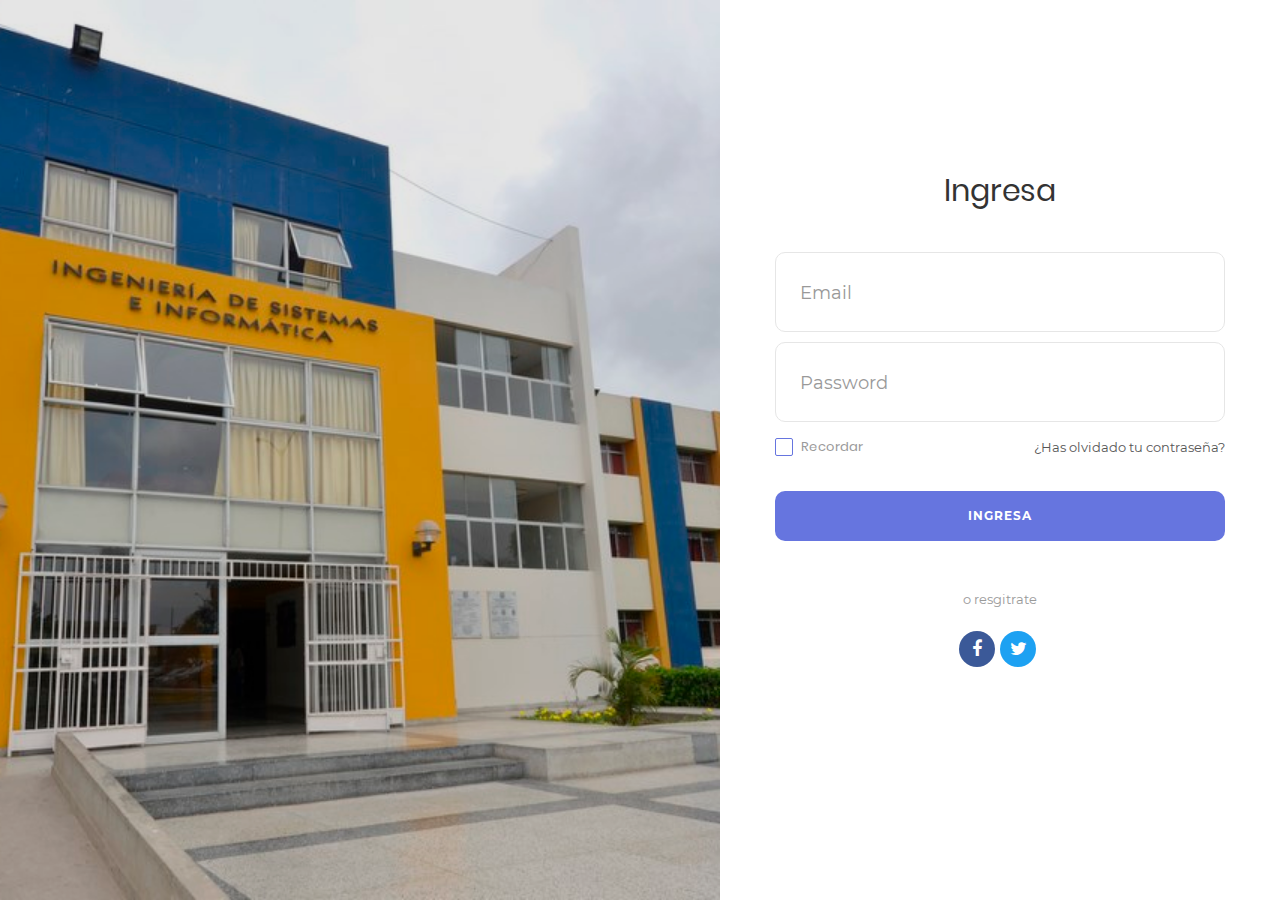
<file: index.html>
<!DOCTYPE html>
<html lang="en">

<head>
	<title>Login Aula Virtual - FISI</title>
	<meta charset="UTF-8">
	<meta name="viewport" content="width=device-width, initial-scale=1">
	<link rel="icon" type="image/png" href="images/icons/favicon.ico" />
	<link rel="stylesheet" type="text/css" href="vendor/bootstrap/css/bootstrap.min.css">
	<link rel="stylesheet" type="text/css" href="fonts/font-awesome-4.7.0/css/font-awesome.min.css">
	<link rel="stylesheet" type="text/css" href="fonts/Linearicons-Free-v1.0.0/icon-font.min.css">
	<link rel="stylesheet" type="text/css" href="vendor/animate/animate.css">
	<link rel="stylesheet" type="text/css" href="vendor/css-hamburgers/hamburgers.min.css">
	<link rel="stylesheet" type="text/css" href="vendor/animsition/css/animsition.min.css">
	<link rel="stylesheet" type="text/css" href="vendor/select2/select2.min.css">
	<link rel="stylesheet" type="text/css" href="vendor/daterangepicker/daterangepicker.css">
	<link rel="stylesheet" type="text/css" href="css/util.css">
	<link rel="stylesheet" type="text/css" href="css/login.css">
</head>

<body style="background-color: #666666;">

	<div class="limiter">
		<div class="container-login100">
			<div class="wrap-login100">
				<form class="login100-form validate-form">
					<span class="login100-form-title p-b-43">
						Ingresa
					</span>


					<div class="wrap-input100 validate-input" data-validate="Valid email is required: ex@abc.xyz">
						<input class="input100" type="text" name="email">
						<span class="focus-input100"></span>
						<span class="label-input100">Email</span>
					</div>


					<div class="wrap-input100 validate-input" data-validate="Password is required">
						<input class="input100" type="password" name="pass">
						<span class="focus-input100"></span>
						<span class="label-input100">Password</span>
					</div>

					<div class="flex-sb-m w-full p-t-3 p-b-32">
						<div class="contact100-form-checkbox">
							<input class="input-checkbox100" id="ckb1" type="checkbox" name="remember-me">
							<label class="label-checkbox100" for="ckb1">
								Recordar
							</label>
						</div>

						<div>
							<a href="#" class="txt1">
								¿Has olvidado tu contraseña?
							</a>
						</div>
					</div>


					<div class="container-login100-form-btn">
						<!-- 
						<button class="login100-form-btn">
							Login
						</button>
						-->
						
						<a href="main.html" class="login100-form-btn">
								Ingresa
						</a>
					</div>

					<div class="text-center p-t-46 p-b-20">
						<span class="txt2">
							o resgitrate
						</span>
					</div>

					<div class="login100-form-social flex-c-m">
						<a href="#" class="login100-form-social-item flex-c-m bg1 m-r-5">
							<i class="fa fa-facebook-f" aria-hidden="true"></i>
						</a>

						<a href="#" class="login100-form-social-item flex-c-m bg2 m-r-5">
							<i class="fa fa-twitter" aria-hidden="true"></i>
						</a>
					</div>
				</form>

				<div class="login100-more" style="background-image: url('img/bg-02.jpg');">
				</div>
			</div>
		</div>
	</div>

	<script src="vendor/jquery/jquery-3.2.1.min.js"></script>
	<script src="vendor/animsition/js/animsition.min.js"></script>
	<script src="vendor/bootstrap/js/popper.js"></script>
	<script src="vendor/bootstrap/js/bootstrap.min.js"></script>
	<script src="vendor/select2/select2.min.js"></script>
	<script src="vendor/daterangepicker/moment.min.js"></script>
	<script src="vendor/daterangepicker/daterangepicker.js"></script>
	<script src="vendor/countdowntime/countdowntime.js"></script>
	<script src="js/main.js"></script>
</body>

</html>
</file>
<file: vendor/daterangepicker/daterangepicker.css>
.daterangepicker {
  position: absolute;
  color: inherit;
  background-color: #fff;
  border-radius: 4px;
  width: 278px;
  padding: 4px;
  margin-top: 1px;
  top: 100px;
  left: 20px;
  /* Calendars */ }
  .daterangepicker:before, .daterangepicker:after {
    position: absolute;
    display: inline-block;
    border-bottom-color: rgba(0, 0, 0, 0.2);
    content: ''; }
  .daterangepicker:before {
    top: -7px;
    border-right: 7px solid transparent;
    border-left: 7px solid transparent;
    border-bottom: 7px solid #ccc; }
  .daterangepicker:after {
    top: -6px;
    border-right: 6px solid transparent;
    border-bottom: 6px solid #fff;
    border-left: 6px solid transparent; }
  .daterangepicker.opensleft:before {
    right: 9px; }
  .daterangepicker.opensleft:after {
    right: 10px; }
  .daterangepicker.openscenter:before {
    left: 0;
    right: 0;
    width: 0;
    margin-left: auto;
    margin-right: auto; }
  .daterangepicker.openscenter:after {
    left: 0;
    right: 0;
    width: 0;
    margin-left: auto;
    margin-right: auto; }
  .daterangepicker.opensright:before {
    left: 9px; }
  .daterangepicker.opensright:after {
    left: 10px; }
  .daterangepicker.dropup {
    margin-top: -5px; }
    .daterangepicker.dropup:before {
      top: initial;
      bottom: -7px;
      border-bottom: initial;
      border-top: 7px solid #ccc; }
    .daterangepicker.dropup:after {
      top: initial;
      bottom: -6px;
      border-bottom: initial;
      border-top: 6px solid #fff; }
  .daterangepicker.dropdown-menu {
    max-width: none;
    z-index: 3001; }
  .daterangepicker.single .ranges, .daterangepicker.single .calendar {
    float: none; }
  .daterangepicker.show-calendar .calendar {
    display: block; }
  .daterangepicker .calendar {
    display: none;
    max-width: 270px;
    margin: 4px; }
    .daterangepicker .calendar.single .calendar-table {
      border: none; }
    .daterangepicker .calendar th, .daterangepicker .calendar td {
      white-space: nowrap;
      text-align: center;
      min-width: 32px; }
  .daterangepicker .calendar-table {
    border: 1px solid #fff;
    padding: 4px;
    border-radius: 4px;
    background-color: #fff; }
  .daterangepicker table {
    width: 100%;
    margin: 0; }
  .daterangepicker td, .daterangepicker th {
    text-align: center;
    width: 20px;
    height: 20px;
    border-radius: 4px;
    border: 1px solid transparent;
    white-space: nowrap;
    cursor: pointer; }
    .daterangepicker td.available:hover, .daterangepicker th.available:hover {
      background-color: #eee;
      border-color: transparent;
      color: inherit; }
    .daterangepicker td.week, .daterangepicker th.week {
      font-size: 80%;
      color: #ccc; }
  .daterangepicker td.off, .daterangepicker td.off.in-range, .daterangepicker td.off.start-date, .daterangepicker td.off.end-date {
    background-color: #fff;
    border-color: transparent;
    color: #999; }
  .daterangepicker td.in-range {
    background-color: #ebf4f8;
    border-color: transparent;
    color: #000;
    border-radius: 0; }
  .daterangepicker td.start-date {
    border-radius: 4px 0 0 4px; }
  .daterangepicker td.end-date {
    border-radius: 0 4px 4px 0; }
  .daterangepicker td.start-date.end-date {
    border-radius: 4px; }
  .daterangepicker td.active, .daterangepicker td.active:hover {
    background-color: #357ebd;
    border-color: transparent;
    color: #fff; }
  .daterangepicker th.month {
    width: auto; }
  .daterangepicker td.disabled, .daterangepicker option.disabled {
    color: #999;
    cursor: not-allowed;
    text-decoration: line-through; }
  .daterangepicker select.monthselect, .daterangepicker select.yearselect {
    font-size: 12px;
    padding: 1px;
    height: auto;
    margin: 0;
    cursor: default; }
  .daterangepicker select.monthselect {
    margin-right: 2%;
    width: 56%; }
  .daterangepicker select.yearselect {
    width: 40%; }
  .daterangepicker select.hourselect, .daterangepicker select.minuteselect, .daterangepicker select.secondselect, .daterangepicker select.ampmselect {
    width: 50px;
    margin-bottom: 0; }
  .daterangepicker .input-mini {
    border: 1px solid #ccc;
    border-radius: 4px;
    color: #555;
    height: 30px;
    line-height: 30px;
    display: block;
    vertical-align: middle;
    margin: 0 0 5px 0;
    padding: 0 6px 0 28px;
    width: 100%; }
    .daterangepicker .input-mini.active {
      border: 1px solid #08c;
      border-radius: 4px; }
  .daterangepicker .daterangepicker_input {
    position: relative; }
    .daterangepicker .daterangepicker_input i {
      position: absolute;
      left: 8px;
      top: 8px; }
  .daterangepicker.rtl .input-mini {
    padding-right: 28px;
    padding-left: 6px; }
  .daterangepicker.rtl .daterangepicker_input i {
    left: auto;
    right: 8px; }
  .daterangepicker .calendar-time {
    text-align: center;
    margin: 5px auto;
    line-height: 30px;
    position: relative;
    padding-left: 28px; }
    .daterangepicker .calendar-time select.disabled {
      color: #ccc;
      cursor: not-allowed; }

.ranges {
  font-size: 11px;
  float: none;
  margin: 4px;
  text-align: left; }
  .ranges ul {
    list-style: none;
    margin: 0 auto;
    padding: 0;
    width: 100%; }
  .ranges li {
    font-size: 13px;
    background-color: #f5f5f5;
    border: 1px solid #f5f5f5;
    border-radius: 4px;
    color: #08c;
    padding: 3px 12px;
    margin-bottom: 8px;
    cursor: pointer; }
    .ranges li:hover {
      background-color: #08c;
      border: 1px solid #08c;
      color: #fff; }
    .ranges li.active {
      background-color: #08c;
      border: 1px solid #08c;
      color: #fff; }

/*  Larger Screen Styling */
@media (min-width: 564px) {
  .daterangepicker {
    width: auto; }
    .daterangepicker .ranges ul {
      width: 160px; }
    .daterangepicker.single .ranges ul {
      width: 100%; }
    .daterangepicker.single .calendar.left {
      clear: none; }
    .daterangepicker.single.ltr .ranges, .daterangepicker.single.ltr .calendar {
      float: left; }
    .daterangepicker.single.rtl .ranges, .daterangepicker.single.rtl .calendar {
      float: right; }
    .daterangepicker.ltr {
      direction: ltr;
      text-align: left; }
      .daterangepicker.ltr .calendar.left {
        clear: left;
        margin-right: 0; }
        .daterangepicker.ltr .calendar.left .calendar-table {
          border-right: none;
          border-top-right-radius: 0;
          border-bottom-right-radius: 0; }
      .daterangepicker.ltr .calendar.right {
        margin-left: 0; }
        .daterangepicker.ltr .calendar.right .calendar-table {
          border-left: none;
          border-top-left-radius: 0;
          border-bottom-left-radius: 0; }
      .daterangepicker.ltr .left .daterangepicker_input {
        padding-right: 12px; }
      .daterangepicker.ltr .calendar.left .calendar-table {
        padding-right: 12px; }
      .daterangepicker.ltr .ranges, .daterangepicker.ltr .calendar {
        float: left; }
    .daterangepicker.rtl {
      direction: rtl;
      text-align: right; }
      .daterangepicker.rtl .calendar.left {
        clear: right;
        margin-left: 0; }
        .daterangepicker.rtl .calendar.left .calendar-table {
          border-left: none;
          border-top-left-radius: 0;
          border-bottom-left-radius: 0; }
      .daterangepicker.rtl .calendar.right {
        margin-right: 0; }
        .daterangepicker.rtl .calendar.right .calendar-table {
          border-right: none;
          border-top-right-radius: 0;
          border-bottom-right-radius: 0; }
      .daterangepicker.rtl .left .daterangepicker_input {
        padding-left: 12px; }
      .daterangepicker.rtl .calendar.left .calendar-table {
        padding-left: 12px; }
      .daterangepicker.rtl .ranges, .daterangepicker.rtl .calendar {
        text-align: right;
        float: right; } }
@media (min-width: 730px) {
  .daterangepicker .ranges {
    width: auto; }
  .daterangepicker.ltr .ranges {
    float: left; }
  .daterangepicker.rtl .ranges {
    float: right; }
  .daterangepicker .calendar.left {
    clear: none !important; } }
</file>
<file: css/util.css>
/*[ FONT SIZE ]
///////////////////////////////////////////////////////////
*/
.fs-1 {font-size: 1px;}
.fs-2 {font-size: 2px;}
.fs-3 {font-size: 3px;}
.fs-4 {font-size: 4px;}
.fs-5 {font-size: 5px;}
.fs-6 {font-size: 6px;}
.fs-7 {font-size: 7px;}
.fs-8 {font-size: 8px;}
.fs-9 {font-size: 9px;}
.fs-10 {font-size: 10px;}
.fs-11 {font-size: 11px;}
.fs-12 {font-size: 12px;}
.fs-13 {font-size: 13px;}
.fs-14 {font-size: 14px;}
.fs-15 {font-size: 15px;}
.fs-16 {font-size: 16px;}
.fs-17 {font-size: 17px;}
.fs-18 {font-size: 18px;}
.fs-19 {font-size: 19px;}
.fs-20 {font-size: 20px;}
.fs-21 {font-size: 21px;}
.fs-22 {font-size: 22px;}
.fs-23 {font-size: 23px;}
.fs-24 {font-size: 24px;}
.fs-25 {font-size: 25px;}
.fs-26 {font-size: 26px;}
.fs-27 {font-size: 27px;}
.fs-28 {font-size: 28px;}
.fs-29 {font-size: 29px;}
.fs-30 {font-size: 30px;}
.fs-31 {font-size: 31px;}
.fs-32 {font-size: 32px;}
.fs-33 {font-size: 33px;}
.fs-34 {font-size: 34px;}
.fs-35 {font-size: 35px;}
.fs-36 {font-size: 36px;}
.fs-37 {font-size: 37px;}
.fs-38 {font-size: 38px;}
.fs-39 {font-size: 39px;}
.fs-40 {font-size: 40px;}
.fs-41 {font-size: 41px;}
.fs-42 {font-size: 42px;}
.fs-43 {font-size: 43px;}
.fs-44 {font-size: 44px;}
.fs-45 {font-size: 45px;}
.fs-46 {font-size: 46px;}
.fs-47 {font-size: 47px;}
.fs-48 {font-size: 48px;}
.fs-49 {font-size: 49px;}
.fs-50 {font-size: 50px;}
.fs-51 {font-size: 51px;}
.fs-52 {font-size: 52px;}
.fs-53 {font-size: 53px;}
.fs-54 {font-size: 54px;}
.fs-55 {font-size: 55px;}
.fs-56 {font-size: 56px;}
.fs-57 {font-size: 57px;}
.fs-58 {font-size: 58px;}
.fs-59 {font-size: 59px;}
.fs-60 {font-size: 60px;}
.fs-61 {font-size: 61px;}
.fs-62 {font-size: 62px;}
.fs-63 {font-size: 63px;}
.fs-64 {font-size: 64px;}
.fs-65 {font-size: 65px;}
.fs-66 {font-size: 66px;}
.fs-67 {font-size: 67px;}
.fs-68 {font-size: 68px;}
.fs-69 {font-size: 69px;}
.fs-70 {font-size: 70px;}
.fs-71 {font-size: 71px;}
.fs-72 {font-size: 72px;}
.fs-73 {font-size: 73px;}
.fs-74 {font-size: 74px;}
.fs-75 {font-size: 75px;}
.fs-76 {font-size: 76px;}
.fs-77 {font-size: 77px;}
.fs-78 {font-size: 78px;}
.fs-79 {font-size: 79px;}
.fs-80 {font-size: 80px;}
.fs-81 {font-size: 81px;}
.fs-82 {font-size: 82px;}
.fs-83 {font-size: 83px;}
.fs-84 {font-size: 84px;}
.fs-85 {font-size: 85px;}
.fs-86 {font-size: 86px;}
.fs-87 {font-size: 87px;}
.fs-88 {font-size: 88px;}
.fs-89 {font-size: 89px;}
.fs-90 {font-size: 90px;}
.fs-91 {font-size: 91px;}
.fs-92 {font-size: 92px;}
.fs-93 {font-size: 93px;}
.fs-94 {font-size: 94px;}
.fs-95 {font-size: 95px;}
.fs-96 {font-size: 96px;}
.fs-97 {font-size: 97px;}
.fs-98 {font-size: 98px;}
.fs-99 {font-size: 99px;}
.fs-100 {font-size: 100px;}
.fs-101 {font-size: 101px;}
.fs-102 {font-size: 102px;}
.fs-103 {font-size: 103px;}
.fs-104 {font-size: 104px;}
.fs-105 {font-size: 105px;}
.fs-106 {font-size: 106px;}
.fs-107 {font-size: 107px;}
.fs-108 {font-size: 108px;}
.fs-109 {font-size: 109px;}
.fs-110 {font-size: 110px;}
.fs-111 {font-size: 111px;}
.fs-112 {font-size: 112px;}
.fs-113 {font-size: 113px;}
.fs-114 {font-size: 114px;}
.fs-115 {font-size: 115px;}
.fs-116 {font-size: 116px;}
.fs-117 {font-size: 117px;}
.fs-118 {font-size: 118px;}
.fs-119 {font-size: 119px;}
.fs-120 {font-size: 120px;}
.fs-121 {font-size: 121px;}
.fs-122 {font-size: 122px;}
.fs-123 {font-size: 123px;}
.fs-124 {font-size: 124px;}
.fs-125 {font-size: 125px;}
.fs-126 {font-size: 126px;}
.fs-127 {font-size: 127px;}
.fs-128 {font-size: 128px;}
.fs-129 {font-size: 129px;}
.fs-130 {font-size: 130px;}
.fs-131 {font-size: 131px;}
.fs-132 {font-size: 132px;}
.fs-133 {font-size: 133px;}
.fs-134 {font-size: 134px;}
.fs-135 {font-size: 135px;}
.fs-136 {font-size: 136px;}
.fs-137 {font-size: 137px;}
.fs-138 {font-size: 138px;}
.fs-139 {font-size: 139px;}
.fs-140 {font-size: 140px;}
.fs-141 {font-size: 141px;}
.fs-142 {font-size: 142px;}
.fs-143 {font-size: 143px;}
.fs-144 {font-size: 144px;}
.fs-145 {font-size: 145px;}
.fs-146 {font-size: 146px;}
.fs-147 {font-size: 147px;}
.fs-148 {font-size: 148px;}
.fs-149 {font-size: 149px;}
.fs-150 {font-size: 150px;}
.fs-151 {font-size: 151px;}
.fs-152 {font-size: 152px;}
.fs-153 {font-size: 153px;}
.fs-154 {font-size: 154px;}
.fs-155 {font-size: 155px;}
.fs-156 {font-size: 156px;}
.fs-157 {font-size: 157px;}
.fs-158 {font-size: 158px;}
.fs-159 {font-size: 159px;}
.fs-160 {font-size: 160px;}
.fs-161 {font-size: 161px;}
.fs-162 {font-size: 162px;}
.fs-163 {font-size: 163px;}
.fs-164 {font-size: 164px;}
.fs-165 {font-size: 165px;}
.fs-166 {font-size: 166px;}
.fs-167 {font-size: 167px;}
.fs-168 {font-size: 168px;}
.fs-169 {font-size: 169px;}
.fs-170 {font-size: 170px;}
.fs-171 {font-size: 171px;}
.fs-172 {font-size: 172px;}
.fs-173 {font-size: 173px;}
.fs-174 {font-size: 174px;}
.fs-175 {font-size: 175px;}
.fs-176 {font-size: 176px;}
.fs-177 {font-size: 177px;}
.fs-178 {font-size: 178px;}
.fs-179 {font-size: 179px;}
.fs-180 {font-size: 180px;}
.fs-181 {font-size: 181px;}
.fs-182 {font-size: 182px;}
.fs-183 {font-size: 183px;}
.fs-184 {font-size: 184px;}
.fs-185 {font-size: 185px;}
.fs-186 {font-size: 186px;}
.fs-187 {font-size: 187px;}
.fs-188 {font-size: 188px;}
.fs-189 {font-size: 189px;}
.fs-190 {font-size: 190px;}
.fs-191 {font-size: 191px;}
.fs-192 {font-size: 192px;}
.fs-193 {font-size: 193px;}
.fs-194 {font-size: 194px;}
.fs-195 {font-size: 195px;}
.fs-196 {font-size: 196px;}
.fs-197 {font-size: 197px;}
.fs-198 {font-size: 198px;}
.fs-199 {font-size: 199px;}
.fs-200 {font-size: 200px;}

/*[ PADDING ]
///////////////////////////////////////////////////////////
*/
.p-t-0 {padding-top: 0px;}
.p-t-1 {padding-top: 1px;}
.p-t-2 {padding-top: 2px;}
.p-t-3 {padding-top: 3px;}
.p-t-4 {padding-top: 4px;}
.p-t-5 {padding-top: 5px;}
.p-t-6 {padding-top: 6px;}
.p-t-7 {padding-top: 7px;}
.p-t-8 {padding-top: 8px;}
.p-t-9 {padding-top: 9px;}
.p-t-10 {padding-top: 10px;}
.p-t-11 {padding-top: 11px;}
.p-t-12 {padding-top: 12px;}
.p-t-13 {padding-top: 13px;}
.p-t-14 {padding-top: 14px;}
.p-t-15 {padding-top: 15px;}
.p-t-16 {padding-top: 16px;}
.p-t-17 {padding-top: 17px;}
.p-t-18 {padding-top: 18px;}
.p-t-19 {padding-top: 19px;}
.p-t-20 {padding-top: 20px;}
.p-t-21 {padding-top: 21px;}
.p-t-22 {padding-top: 22px;}
.p-t-23 {padding-top: 23px;}
.p-t-24 {padding-top: 24px;}
.p-t-25 {padding-top: 25px;}
.p-t-26 {padding-top: 26px;}
.p-t-27 {padding-top: 27px;}
.p-t-28 {padding-top: 28px;}
.p-t-29 {padding-top: 29px;}
.p-t-30 {padding-top: 30px;}
.p-t-31 {padding-top: 31px;}
.p-t-32 {padding-top: 32px;}
.p-t-33 {padding-top: 33px;}
.p-t-34 {padding-top: 34px;}
.p-t-35 {padding-top: 35px;}
.p-t-36 {padding-top: 36px;}
.p-t-37 {padding-top: 37px;}
.p-t-38 {padding-top: 38px;}
.p-t-39 {padding-top: 39px;}
.p-t-40 {padding-top: 40px;}
.p-t-41 {padding-top: 41px;}
.p-t-42 {padding-top: 42px;}
.p-t-43 {padding-top: 43px;}
.p-t-44 {padding-top: 44px;}
.p-t-45 {padding-top: 45px;}
.p-t-46 {padding-top: 46px;}
.p-t-47 {padding-top: 47px;}
.p-t-48 {padding-top: 48px;}
.p-t-49 {padding-top: 49px;}
.p-t-50 {padding-top: 50px;}
.p-t-51 {padding-top: 51px;}
.p-t-52 {padding-top: 52px;}
.p-t-53 {padding-top: 53px;}
.p-t-54 {padding-top: 54px;}
.p-t-55 {padding-top: 55px;}
.p-t-56 {padding-top: 56px;}
.p-t-57 {padding-top: 57px;}
.p-t-58 {padding-top: 58px;}
.p-t-59 {padding-top: 59px;}
.p-t-60 {padding-top: 60px;}
.p-t-61 {padding-top: 61px;}
.p-t-62 {padding-top: 62px;}
.p-t-63 {padding-top: 63px;}
.p-t-64 {padding-top: 64px;}
.p-t-65 {padding-top: 65px;}
.p-t-66 {padding-top: 66px;}
.p-t-67 {padding-top: 67px;}
.p-t-68 {padding-top: 68px;}
.p-t-69 {padding-top: 69px;}
.p-t-70 {padding-top: 70px;}
.p-t-71 {padding-top: 71px;}
.p-t-72 {padding-top: 72px;}
.p-t-73 {padding-top: 73px;}
.p-t-74 {padding-top: 74px;}
.p-t-75 {padding-top: 75px;}
.p-t-76 {padding-top: 76px;}
.p-t-77 {padding-top: 77px;}
.p-t-78 {padding-top: 78px;}
.p-t-79 {padding-top: 79px;}
.p-t-80 {padding-top: 80px;}
.p-t-81 {padding-top: 81px;}
.p-t-82 {padding-top: 82px;}
.p-t-83 {padding-top: 83px;}
.p-t-84 {padding-top: 84px;}
.p-t-85 {padding-top: 85px;}
.p-t-86 {padding-top: 86px;}
.p-t-87 {padding-top: 87px;}
.p-t-88 {padding-top: 88px;}
.p-t-89 {padding-top: 89px;}
.p-t-90 {padding-top: 90px;}
.p-t-91 {padding-top: 91px;}
.p-t-92 {padding-top: 92px;}
.p-t-93 {padding-top: 93px;}
.p-t-94 {padding-top: 94px;}
.p-t-95 {padding-top: 95px;}
.p-t-96 {padding-top: 96px;}
.p-t-97 {padding-top: 97px;}
.p-t-98 {padding-top: 98px;}
.p-t-99 {padding-top: 99px;}
.p-t-100 {padding-top: 100px;}
.p-t-101 {padding-top: 101px;}
.p-t-102 {padding-top: 102px;}
.p-t-103 {padding-top: 103px;}
.p-t-104 {padding-top: 104px;}
.p-t-105 {padding-top: 105px;}
.p-t-106 {padding-top: 106px;}
.p-t-107 {padding-top: 107px;}
.p-t-108 {padding-top: 108px;}
.p-t-109 {padding-top: 109px;}
.p-t-110 {padding-top: 110px;}
.p-t-111 {padding-top: 111px;}
.p-t-112 {padding-top: 112px;}
.p-t-113 {padding-top: 113px;}
.p-t-114 {padding-top: 114px;}
.p-t-115 {padding-top: 115px;}
.p-t-116 {padding-top: 116px;}
.p-t-117 {padding-top: 117px;}
.p-t-118 {padding-top: 118px;}
.p-t-119 {padding-top: 119px;}
.p-t-120 {padding-top: 120px;}
.p-t-121 {padding-top: 121px;}
.p-t-122 {padding-top: 122px;}
.p-t-123 {padding-top: 123px;}
.p-t-124 {padding-top: 124px;}
.p-t-125 {padding-top: 125px;}
.p-t-126 {padding-top: 126px;}
.p-t-127 {padding-top: 127px;}
.p-t-128 {padding-top: 128px;}
.p-t-129 {padding-top: 129px;}
.p-t-130 {padding-top: 130px;}
.p-t-131 {padding-top: 131px;}
.p-t-132 {padding-top: 132px;}
.p-t-133 {padding-top: 133px;}
.p-t-134 {padding-top: 134px;}
.p-t-135 {padding-top: 135px;}
.p-t-136 {padding-top: 136px;}
.p-t-137 {padding-top: 137px;}
.p-t-138 {padding-top: 138px;}
.p-t-139 {padding-top: 139px;}
.p-t-140 {padding-top: 140px;}
.p-t-141 {padding-top: 141px;}
.p-t-142 {padding-top: 142px;}
.p-t-143 {padding-top: 143px;}
.p-t-144 {padding-top: 144px;}
.p-t-145 {padding-top: 145px;}
.p-t-146 {padding-top: 146px;}
.p-t-147 {padding-top: 147px;}
.p-t-148 {padding-top: 148px;}
.p-t-149 {padding-top: 149px;}
.p-t-150 {padding-top: 150px;}
.p-t-151 {padding-top: 151px;}
.p-t-152 {padding-top: 152px;}
.p-t-153 {padding-top: 153px;}
.p-t-154 {padding-top: 154px;}
.p-t-155 {padding-top: 155px;}
.p-t-156 {padding-top: 156px;}
.p-t-157 {padding-top: 157px;}
.p-t-158 {padding-top: 158px;}
.p-t-159 {padding-top: 159px;}
.p-t-160 {padding-top: 160px;}
.p-t-161 {padding-top: 161px;}
.p-t-162 {padding-top: 162px;}
.p-t-163 {padding-top: 163px;}
.p-t-164 {padding-top: 164px;}
.p-t-165 {padding-top: 165px;}
.p-t-166 {padding-top: 166px;}
.p-t-167 {padding-top: 167px;}
.p-t-168 {padding-top: 168px;}
.p-t-169 {padding-top: 169px;}
.p-t-170 {padding-top: 170px;}
.p-t-171 {padding-top: 171px;}
.p-t-172 {padding-top: 172px;}
.p-t-173 {padding-top: 173px;}
.p-t-174 {padding-top: 174px;}
.p-t-175 {padding-top: 175px;}
.p-t-176 {padding-top: 176px;}
.p-t-177 {padding-top: 177px;}
.p-t-178 {padding-top: 178px;}
.p-t-179 {padding-top: 179px;}
.p-t-180 {padding-top: 180px;}
.p-t-181 {padding-top: 181px;}
.p-t-182 {padding-top: 182px;}
.p-t-183 {padding-top: 183px;}
.p-t-184 {padding-top: 184px;}
.p-t-185 {padding-top: 185px;}
.p-t-186 {padding-top: 186px;}
.p-t-187 {padding-top: 187px;}
.p-t-188 {padding-top: 188px;}
.p-t-189 {padding-top: 189px;}
.p-t-190 {padding-top: 190px;}
.p-t-191 {padding-top: 191px;}
.p-t-192 {padding-top: 192px;}
.p-t-193 {padding-top: 193px;}
.p-t-194 {padding-top: 194px;}
.p-t-195 {padding-top: 195px;}
.p-t-196 {padding-top: 196px;}
.p-t-197 {padding-top: 197px;}
.p-t-198 {padding-top: 198px;}
.p-t-199 {padding-top: 199px;}
.p-t-200 {padding-top: 200px;}
.p-t-201 {padding-top: 201px;}
.p-t-202 {padding-top: 202px;}
.p-t-203 {padding-top: 203px;}
.p-t-204 {padding-top: 204px;}
.p-t-205 {padding-top: 205px;}
.p-t-206 {padding-top: 206px;}
.p-t-207 {padding-top: 207px;}
.p-t-208 {padding-top: 208px;}
.p-t-209 {padding-top: 209px;}
.p-t-210 {padding-top: 210px;}
.p-t-211 {padding-top: 211px;}
.p-t-212 {padding-top: 212px;}
.p-t-213 {padding-top: 213px;}
.p-t-214 {padding-top: 214px;}
.p-t-215 {padding-top: 215px;}
.p-t-216 {padding-top: 216px;}
.p-t-217 {padding-top: 217px;}
.p-t-218 {padding-top: 218px;}
.p-t-219 {padding-top: 219px;}
.p-t-220 {padding-top: 220px;}
.p-t-221 {padding-top: 221px;}
.p-t-222 {padding-top: 222px;}
.p-t-223 {padding-top: 223px;}
.p-t-224 {padding-top: 224px;}
.p-t-225 {padding-top: 225px;}
.p-t-226 {padding-top: 226px;}
.p-t-227 {padding-top: 227px;}
.p-t-228 {padding-top: 228px;}
.p-t-229 {padding-top: 229px;}
.p-t-230 {padding-top: 230px;}
.p-t-231 {padding-top: 231px;}
.p-t-232 {padding-top: 232px;}
.p-t-233 {padding-top: 233px;}
.p-t-234 {padding-top: 234px;}
.p-t-235 {padding-top: 235px;}
.p-t-236 {padding-top: 236px;}
.p-t-237 {padding-top: 237px;}
.p-t-238 {padding-top: 238px;}
.p-t-239 {padding-top: 239px;}
.p-t-240 {padding-top: 240px;}
.p-t-241 {padding-top: 241px;}
.p-t-242 {padding-top: 242px;}
.p-t-243 {padding-top: 243px;}
.p-t-244 {padding-top: 244px;}
.p-t-245 {padding-top: 245px;}
.p-t-246 {padding-top: 246px;}
.p-t-247 {padding-top: 247px;}
.p-t-248 {padding-top: 248px;}
.p-t-249 {padding-top: 249px;}
.p-t-250 {padding-top: 250px;}
.p-b-0 {padding-bottom: 0px;}
.p-b-1 {padding-bottom: 1px;}
.p-b-2 {padding-bottom: 2px;}
.p-b-3 {padding-bottom: 3px;}
.p-b-4 {padding-bottom: 4px;}
.p-b-5 {padding-bottom: 5px;}
.p-b-6 {padding-bottom: 6px;}
.p-b-7 {padding-bottom: 7px;}
.p-b-8 {padding-bottom: 8px;}
.p-b-9 {padding-bottom: 9px;}
.p-b-10 {padding-bottom: 10px;}
.p-b-11 {padding-bottom: 11px;}
.p-b-12 {padding-bottom: 12px;}
.p-b-13 {padding-bottom: 13px;}
.p-b-14 {padding-bottom: 14px;}
.p-b-15 {padding-bottom: 15px;}
.p-b-16 {padding-bottom: 16px;}
.p-b-17 {padding-bottom: 17px;}
.p-b-18 {padding-bottom: 18px;}
.p-b-19 {padding-bottom: 19px;}
.p-b-20 {padding-bottom: 20px;}
.p-b-21 {padding-bottom: 21px;}
.p-b-22 {padding-bottom: 22px;}
.p-b-23 {padding-bottom: 23px;}
.p-b-24 {padding-bottom: 24px;}
.p-b-25 {padding-bottom: 25px;}
.p-b-26 {padding-bottom: 26px;}
.p-b-27 {padding-bottom: 27px;}
.p-b-28 {padding-bottom: 28px;}
.p-b-29 {padding-bottom: 29px;}
.p-b-30 {padding-bottom: 30px;}
.p-b-31 {padding-bottom: 31px;}
.p-b-32 {padding-bottom: 32px;}
.p-b-33 {padding-bottom: 33px;}
.p-b-34 {padding-bottom: 34px;}
.p-b-35 {padding-bottom: 35px;}
.p-b-36 {padding-bottom: 36px;}
.p-b-37 {padding-bottom: 37px;}
.p-b-38 {padding-bottom: 38px;}
.p-b-39 {padding-bottom: 39px;}
.p-b-40 {padding-bottom: 40px;}
.p-b-41 {padding-bottom: 41px;}
.p-b-42 {padding-bottom: 42px;}
.p-b-43 {padding-bottom: 43px;}
.p-b-44 {padding-bottom: 44px;}
.p-b-45 {padding-bottom: 45px;}
.p-b-46 {padding-bottom: 46px;}
.p-b-47 {padding-bottom: 47px;}
.p-b-48 {padding-bottom: 48px;}
.p-b-49 {padding-bottom: 49px;}
.p-b-50 {padding-bottom: 50px;}
.p-b-51 {padding-bottom: 51px;}
.p-b-52 {padding-bottom: 52px;}
.p-b-53 {padding-bottom: 53px;}
.p-b-54 {padding-bottom: 54px;}
.p-b-55 {padding-bottom: 55px;}
.p-b-56 {padding-bottom: 56px;}
.p-b-57 {padding-bottom: 57px;}
.p-b-58 {padding-bottom: 58px;}
.p-b-59 {padding-bottom: 59px;}
.p-b-60 {padding-bottom: 60px;}
.p-b-61 {padding-bottom: 61px;}
.p-b-62 {padding-bottom: 62px;}
.p-b-63 {padding-bottom: 63px;}
.p-b-64 {padding-bottom: 64px;}
.p-b-65 {padding-bottom: 65px;}
.p-b-66 {padding-bottom: 66px;}
.p-b-67 {padding-bottom: 67px;}
.p-b-68 {padding-bottom: 68px;}
.p-b-69 {padding-bottom: 69px;}
.p-b-70 {padding-bottom: 70px;}
.p-b-71 {padding-bottom: 71px;}
.p-b-72 {padding-bottom: 72px;}
.p-b-73 {padding-bottom: 73px;}
.p-b-74 {padding-bottom: 74px;}
.p-b-75 {padding-bottom: 75px;}
.p-b-76 {padding-bottom: 76px;}
.p-b-77 {padding-bottom: 77px;}
.p-b-78 {padding-bottom: 78px;}
.p-b-79 {padding-bottom: 79px;}
.p-b-80 {padding-bottom: 80px;}
.p-b-81 {padding-bottom: 81px;}
.p-b-82 {padding-bottom: 82px;}
.p-b-83 {padding-bottom: 83px;}
.p-b-84 {padding-bottom: 84px;}
.p-b-85 {padding-bottom: 85px;}
.p-b-86 {padding-bottom: 86px;}
.p-b-87 {padding-bottom: 87px;}
.p-b-88 {padding-bottom: 88px;}
.p-b-89 {padding-bottom: 89px;}
.p-b-90 {padding-bottom: 90px;}
.p-b-91 {padding-bottom: 91px;}
.p-b-92 {padding-bottom: 92px;}
.p-b-93 {padding-bottom: 93px;}
.p-b-94 {padding-bottom: 94px;}
.p-b-95 {padding-bottom: 95px;}
.p-b-96 {padding-bottom: 96px;}
.p-b-97 {padding-bottom: 97px;}
.p-b-98 {padding-bottom: 98px;}
.p-b-99 {padding-bottom: 99px;}
.p-b-100 {padding-bottom: 100px;}
.p-b-101 {padding-bottom: 101px;}
.p-b-102 {padding-bottom: 102px;}
.p-b-103 {padding-bottom: 103px;}
.p-b-104 {padding-bottom: 104px;}
.p-b-105 {padding-bottom: 105px;}
.p-b-106 {padding-bottom: 106px;}
.p-b-107 {padding-bottom: 107px;}
.p-b-108 {padding-bottom: 108px;}
.p-b-109 {padding-bottom: 109px;}
.p-b-110 {padding-bottom: 110px;}
.p-b-111 {padding-bottom: 111px;}
.p-b-112 {padding-bottom: 112px;}
.p-b-113 {padding-bottom: 113px;}
.p-b-114 {padding-bottom: 114px;}
.p-b-115 {padding-bottom: 115px;}
.p-b-116 {padding-bottom: 116px;}
.p-b-117 {padding-bottom: 117px;}
.p-b-118 {padding-bottom: 118px;}
.p-b-119 {padding-bottom: 119px;}
.p-b-120 {padding-bottom: 120px;}
.p-b-121 {padding-bottom: 121px;}
.p-b-122 {padding-bottom: 122px;}
.p-b-123 {padding-bottom: 123px;}
.p-b-124 {padding-bottom: 124px;}
.p-b-125 {padding-bottom: 125px;}
.p-b-126 {padding-bottom: 126px;}
.p-b-127 {padding-bottom: 127px;}
.p-b-128 {padding-bottom: 128px;}
.p-b-129 {padding-bottom: 129px;}
.p-b-130 {padding-bottom: 130px;}
.p-b-131 {padding-bottom: 131px;}
.p-b-132 {padding-bottom: 132px;}
.p-b-133 {padding-bottom: 133px;}
.p-b-134 {padding-bottom: 134px;}
.p-b-135 {padding-bottom: 135px;}
.p-b-136 {padding-bottom: 136px;}
.p-b-137 {padding-bottom: 137px;}
.p-b-138 {padding-bottom: 138px;}
.p-b-139 {padding-bottom: 139px;}
.p-b-140 {padding-bottom: 140px;}
.p-b-141 {padding-bottom: 141px;}
.p-b-142 {padding-bottom: 142px;}
.p-b-143 {padding-bottom: 143px;}
.p-b-144 {padding-bottom: 144px;}
.p-b-145 {padding-bottom: 145px;}
.p-b-146 {padding-bottom: 146px;}
.p-b-147 {padding-bottom: 147px;}
.p-b-148 {padding-bottom: 148px;}
.p-b-149 {padding-bottom: 149px;}
.p-b-150 {padding-bottom: 150px;}
.p-b-151 {padding-bottom: 151px;}
.p-b-152 {padding-bottom: 152px;}
.p-b-153 {padding-bottom: 153px;}
.p-b-154 {padding-bottom: 154px;}
.p-b-155 {padding-bottom: 155px;}
.p-b-156 {padding-bottom: 156px;}
.p-b-157 {padding-bottom: 157px;}
.p-b-158 {padding-bottom: 158px;}
.p-b-159 {padding-bottom: 159px;}
.p-b-160 {padding-bottom: 160px;}
.p-b-161 {padding-bottom: 161px;}
.p-b-162 {padding-bottom: 162px;}
.p-b-163 {padding-bottom: 163px;}
.p-b-164 {padding-bottom: 164px;}
.p-b-165 {padding-bottom: 165px;}
.p-b-166 {padding-bottom: 166px;}
.p-b-167 {padding-bottom: 167px;}
.p-b-168 {padding-bottom: 168px;}
.p-b-169 {padding-bottom: 169px;}
.p-b-170 {padding-bottom: 170px;}
.p-b-171 {padding-bottom: 171px;}
.p-b-172 {padding-bottom: 172px;}
.p-b-173 {padding-bottom: 173px;}
.p-b-174 {padding-bottom: 174px;}
.p-b-175 {padding-bottom: 175px;}
.p-b-176 {padding-bottom: 176px;}
.p-b-177 {padding-bottom: 177px;}
.p-b-178 {padding-bottom: 178px;}
.p-b-179 {padding-bottom: 179px;}
.p-b-180 {padding-bottom: 180px;}
.p-b-181 {padding-bottom: 181px;}
.p-b-182 {padding-bottom: 182px;}
.p-b-183 {padding-bottom: 183px;}
.p-b-184 {padding-bottom: 184px;}
.p-b-185 {padding-bottom: 185px;}
.p-b-186 {padding-bottom: 186px;}
.p-b-187 {padding-bottom: 187px;}
.p-b-188 {padding-bottom: 188px;}
.p-b-189 {padding-bottom: 189px;}
.p-b-190 {padding-bottom: 190px;}
.p-b-191 {padding-bottom: 191px;}
.p-b-192 {padding-bottom: 192px;}
.p-b-193 {padding-bottom: 193px;}
.p-b-194 {padding-bottom: 194px;}
.p-b-195 {padding-bottom: 195px;}
.p-b-196 {padding-bottom: 196px;}
.p-b-197 {padding-bottom: 197px;}
.p-b-198 {padding-bottom: 198px;}
.p-b-199 {padding-bottom: 199px;}
.p-b-200 {padding-bottom: 200px;}
.p-b-201 {padding-bottom: 201px;}
.p-b-202 {padding-bottom: 202px;}
.p-b-203 {padding-bottom: 203px;}
.p-b-204 {padding-bottom: 204px;}
.p-b-205 {padding-bottom: 205px;}
.p-b-206 {padding-bottom: 206px;}
.p-b-207 {padding-bottom: 207px;}
.p-b-208 {padding-bottom: 208px;}
.p-b-209 {padding-bottom: 209px;}
.p-b-210 {padding-bottom: 210px;}
.p-b-211 {padding-bottom: 211px;}
.p-b-212 {padding-bottom: 212px;}
.p-b-213 {padding-bottom: 213px;}
.p-b-214 {padding-bottom: 214px;}
.p-b-215 {padding-bottom: 215px;}
.p-b-216 {padding-bottom: 216px;}
.p-b-217 {padding-bottom: 217px;}
.p-b-218 {padding-bottom: 218px;}
.p-b-219 {padding-bottom: 219px;}
.p-b-220 {padding-bottom: 220px;}
.p-b-221 {padding-bottom: 221px;}
.p-b-222 {padding-bottom: 222px;}
.p-b-223 {padding-bottom: 223px;}
.p-b-224 {padding-bottom: 224px;}
.p-b-225 {padding-bottom: 225px;}
.p-b-226 {padding-bottom: 226px;}
.p-b-227 {padding-bottom: 227px;}
.p-b-228 {padding-bottom: 228px;}
.p-b-229 {padding-bottom: 229px;}
.p-b-230 {padding-bottom: 230px;}
.p-b-231 {padding-bottom: 231px;}
.p-b-232 {padding-bottom: 232px;}
.p-b-233 {padding-bottom: 233px;}
.p-b-234 {padding-bottom: 234px;}
.p-b-235 {padding-bottom: 235px;}
.p-b-236 {padding-bottom: 236px;}
.p-b-237 {padding-bottom: 237px;}
.p-b-238 {padding-bottom: 238px;}
.p-b-239 {padding-bottom: 239px;}
.p-b-240 {padding-bottom: 240px;}
.p-b-241 {padding-bottom: 241px;}
.p-b-242 {padding-bottom: 242px;}
.p-b-243 {padding-bottom: 243px;}
.p-b-244 {padding-bottom: 244px;}
.p-b-245 {padding-bottom: 245px;}
.p-b-246 {padding-bottom: 246px;}
.p-b-247 {padding-bottom: 247px;}
.p-b-248 {padding-bottom: 248px;}
.p-b-249 {padding-bottom: 249px;}
.p-b-250 {padding-bottom: 250px;}
.p-l-0 {padding-left: 0px;}
.p-l-1 {padding-left: 1px;}
.p-l-2 {padding-left: 2px;}
.p-l-3 {padding-left: 3px;}
.p-l-4 {padding-left: 4px;}
.p-l-5 {padding-left: 5px;}
.p-l-6 {padding-left: 6px;}
.p-l-7 {padding-left: 7px;}
.p-l-8 {padding-left: 8px;}
.p-l-9 {padding-left: 9px;}
.p-l-10 {padding-left: 10px;}
.p-l-11 {padding-left: 11px;}
.p-l-12 {padding-left: 12px;}
.p-l-13 {padding-left: 13px;}
.p-l-14 {padding-left: 14px;}
.p-l-15 {padding-left: 15px;}
.p-l-16 {padding-left: 16px;}
.p-l-17 {padding-left: 17px;}
.p-l-18 {padding-left: 18px;}
.p-l-19 {padding-left: 19px;}
.p-l-20 {padding-left: 20px;}
.p-l-21 {padding-left: 21px;}
.p-l-22 {padding-left: 22px;}
.p-l-23 {padding-left: 23px;}
.p-l-24 {padding-left: 24px;}
.p-l-25 {padding-left: 25px;}
.p-l-26 {padding-left: 26px;}
.p-l-27 {padding-left: 27px;}
.p-l-28 {padding-left: 28px;}
.p-l-29 {padding-left: 29px;}
.p-l-30 {padding-left: 30px;}
.p-l-31 {padding-left: 31px;}
.p-l-32 {padding-left: 32px;}
.p-l-33 {padding-left: 33px;}
.p-l-34 {padding-left: 34px;}
.p-l-35 {padding-left: 35px;}
.p-l-36 {padding-left: 36px;}
.p-l-37 {padding-left: 37px;}
.p-l-38 {padding-left: 38px;}
.p-l-39 {padding-left: 39px;}
.p-l-40 {padding-left: 40px;}
.p-l-41 {padding-left: 41px;}
.p-l-42 {padding-left: 42px;}
.p-l-43 {padding-left: 43px;}
.p-l-44 {padding-left: 44px;}
.p-l-45 {padding-left: 45px;}
.p-l-46 {padding-left: 46px;}
.p-l-47 {padding-left: 47px;}
.p-l-48 {padding-left: 48px;}
.p-l-49 {padding-left: 49px;}
.p-l-50 {padding-left: 50px;}
.p-l-51 {padding-left: 51px;}
.p-l-52 {padding-left: 52px;}
.p-l-53 {padding-left: 53px;}
.p-l-54 {padding-left: 54px;}
.p-l-55 {padding-left: 55px;}
.p-l-56 {padding-left: 56px;}
.p-l-57 {padding-left: 57px;}
.p-l-58 {padding-left: 58px;}
.p-l-59 {padding-left: 59px;}
.p-l-60 {padding-left: 60px;}
.p-l-61 {padding-left: 61px;}
.p-l-62 {padding-left: 62px;}
.p-l-63 {padding-left: 63px;}
.p-l-64 {padding-left: 64px;}
.p-l-65 {padding-left: 65px;}
.p-l-66 {padding-left: 66px;}
.p-l-67 {padding-left: 67px;}
.p-l-68 {padding-left: 68px;}
.p-l-69 {padding-left: 69px;}
.p-l-70 {padding-left: 70px;}
.p-l-71 {padding-left: 71px;}
.p-l-72 {padding-left: 72px;}
.p-l-73 {padding-left: 73px;}
.p-l-74 {padding-left: 74px;}
.p-l-75 {padding-left: 75px;}
.p-l-76 {padding-left: 76px;}
.p-l-77 {padding-left: 77px;}
.p-l-78 {padding-left: 78px;}
.p-l-79 {padding-left: 79px;}
.p-l-80 {padding-left: 80px;}
.p-l-81 {padding-left: 81px;}
.p-l-82 {padding-left: 82px;}
.p-l-83 {padding-left: 83px;}
.p-l-84 {padding-left: 84px;}
.p-l-85 {padding-left: 85px;}
.p-l-86 {padding-left: 86px;}
.p-l-87 {padding-left: 87px;}
.p-l-88 {padding-left: 88px;}
.p-l-89 {padding-left: 89px;}
.p-l-90 {padding-left: 90px;}
.p-l-91 {padding-left: 91px;}
.p-l-92 {padding-left: 92px;}
.p-l-93 {padding-left: 93px;}
.p-l-94 {padding-left: 94px;}
.p-l-95 {padding-left: 95px;}
.p-l-96 {padding-left: 96px;}
.p-l-97 {padding-left: 97px;}
.p-l-98 {padding-left: 98px;}
.p-l-99 {padding-left: 99px;}
.p-l-100 {padding-left: 100px;}
.p-l-101 {padding-left: 101px;}
.p-l-102 {padding-left: 102px;}
.p-l-103 {padding-left: 103px;}
.p-l-104 {padding-left: 104px;}
.p-l-105 {padding-left: 105px;}
.p-l-106 {padding-left: 106px;}
.p-l-107 {padding-left: 107px;}
.p-l-108 {padding-left: 108px;}
.p-l-109 {padding-left: 109px;}
.p-l-110 {padding-left: 110px;}
.p-l-111 {padding-left: 111px;}
.p-l-112 {padding-left: 112px;}
.p-l-113 {padding-left: 113px;}
.p-l-114 {padding-left: 114px;}
.p-l-115 {padding-left: 115px;}
.p-l-116 {padding-left: 116px;}
.p-l-117 {padding-left: 117px;}
.p-l-118 {padding-left: 118px;}
.p-l-119 {padding-left: 119px;}
.p-l-120 {padding-left: 120px;}
.p-l-121 {padding-left: 121px;}
.p-l-122 {padding-left: 122px;}
.p-l-123 {padding-left: 123px;}
.p-l-124 {padding-left: 124px;}
.p-l-125 {padding-left: 125px;}
.p-l-126 {padding-left: 126px;}
.p-l-127 {padding-left: 127px;}
.p-l-128 {padding-left: 128px;}
.p-l-129 {padding-left: 129px;}
.p-l-130 {padding-left: 130px;}
.p-l-131 {padding-left: 131px;}
.p-l-132 {padding-left: 132px;}
.p-l-133 {padding-left: 133px;}
.p-l-134 {padding-left: 134px;}
.p-l-135 {padding-left: 135px;}
.p-l-136 {padding-left: 136px;}
.p-l-137 {padding-left: 137px;}
.p-l-138 {padding-left: 138px;}
.p-l-139 {padding-left: 139px;}
.p-l-140 {padding-left: 140px;}
.p-l-141 {padding-left: 141px;}
.p-l-142 {padding-left: 142px;}
.p-l-143 {padding-left: 143px;}
.p-l-144 {padding-left: 144px;}
.p-l-145 {padding-left: 145px;}
.p-l-146 {padding-left: 146px;}
.p-l-147 {padding-left: 147px;}
.p-l-148 {padding-left: 148px;}
.p-l-149 {padding-left: 149px;}
.p-l-150 {padding-left: 150px;}
.p-l-151 {padding-left: 151px;}
.p-l-152 {padding-left: 152px;}
.p-l-153 {padding-left: 153px;}
.p-l-154 {padding-left: 154px;}
.p-l-155 {padding-left: 155px;}
.p-l-156 {padding-left: 156px;}
.p-l-157 {padding-left: 157px;}
.p-l-158 {padding-left: 158px;}
.p-l-159 {padding-left: 159px;}
.p-l-160 {padding-left: 160px;}
.p-l-161 {padding-left: 161px;}
.p-l-162 {padding-left: 162px;}
.p-l-163 {padding-left: 163px;}
.p-l-164 {padding-left: 164px;}
.p-l-165 {padding-left: 165px;}
.p-l-166 {padding-left: 166px;}
.p-l-167 {padding-left: 167px;}
.p-l-168 {padding-left: 168px;}
.p-l-169 {padding-left: 169px;}
.p-l-170 {padding-left: 170px;}
.p-l-171 {padding-left: 171px;}
.p-l-172 {padding-left: 172px;}
.p-l-173 {padding-left: 173px;}
.p-l-174 {padding-left: 174px;}
.p-l-175 {padding-left: 175px;}
.p-l-176 {padding-left: 176px;}
.p-l-177 {padding-left: 177px;}
.p-l-178 {padding-left: 178px;}
.p-l-179 {padding-left: 179px;}
.p-l-180 {padding-left: 180px;}
.p-l-181 {padding-left: 181px;}
.p-l-182 {padding-left: 182px;}
.p-l-183 {padding-left: 183px;}
.p-l-184 {padding-left: 184px;}
.p-l-185 {padding-left: 185px;}
.p-l-186 {padding-left: 186px;}
.p-l-187 {padding-left: 187px;}
.p-l-188 {padding-left: 188px;}
.p-l-189 {padding-left: 189px;}
.p-l-190 {padding-left: 190px;}
.p-l-191 {padding-left: 191px;}
.p-l-192 {padding-left: 192px;}
.p-l-193 {padding-left: 193px;}
.p-l-194 {padding-left: 194px;}
.p-l-195 {padding-left: 195px;}
.p-l-196 {padding-left: 196px;}
.p-l-197 {padding-left: 197px;}
.p-l-198 {padding-left: 198px;}
.p-l-199 {padding-left: 199px;}
.p-l-200 {padding-left: 200px;}
.p-l-201 {padding-left: 201px;}
.p-l-202 {padding-left: 202px;}
.p-l-203 {padding-left: 203px;}
.p-l-204 {padding-left: 204px;}
.p-l-205 {padding-left: 205px;}
.p-l-206 {padding-left: 206px;}
.p-l-207 {padding-left: 207px;}
.p-l-208 {padding-left: 208px;}
.p-l-209 {padding-left: 209px;}
.p-l-210 {padding-left: 210px;}
.p-l-211 {padding-left: 211px;}
.p-l-212 {padding-left: 212px;}
.p-l-213 {padding-left: 213px;}
.p-l-214 {padding-left: 214px;}
.p-l-215 {padding-left: 215px;}
.p-l-216 {padding-left: 216px;}
.p-l-217 {padding-left: 217px;}
.p-l-218 {padding-left: 218px;}
.p-l-219 {padding-left: 219px;}
.p-l-220 {padding-left: 220px;}
.p-l-221 {padding-left: 221px;}
.p-l-222 {padding-left: 222px;}
.p-l-223 {padding-left: 223px;}
.p-l-224 {padding-left: 224px;}
.p-l-225 {padding-left: 225px;}
.p-l-226 {padding-left: 226px;}
.p-l-227 {padding-left: 227px;}
.p-l-228 {padding-left: 228px;}
.p-l-229 {padding-left: 229px;}
.p-l-230 {padding-left: 230px;}
.p-l-231 {padding-left: 231px;}
.p-l-232 {padding-left: 232px;}
.p-l-233 {padding-left: 233px;}
.p-l-234 {padding-left: 234px;}
.p-l-235 {padding-left: 235px;}
.p-l-236 {padding-left: 236px;}
.p-l-237 {padding-left: 237px;}
.p-l-238 {padding-left: 238px;}
.p-l-239 {padding-left: 239px;}
.p-l-240 {padding-left: 240px;}
.p-l-241 {padding-left: 241px;}
.p-l-242 {padding-left: 242px;}
.p-l-243 {padding-left: 243px;}
.p-l-244 {padding-left: 244px;}
.p-l-245 {padding-left: 245px;}
.p-l-246 {padding-left: 246px;}
.p-l-247 {padding-left: 247px;}
.p-l-248 {padding-left: 248px;}
.p-l-249 {padding-left: 249px;}
.p-l-250 {padding-left: 250px;}
.p-r-0 {padding-right: 0px;}
.p-r-1 {padding-right: 1px;}
.p-r-2 {padding-right: 2px;}
.p-r-3 {padding-right: 3px;}
.p-r-4 {padding-right: 4px;}
.p-r-5 {padding-right: 5px;}
.p-r-6 {padding-right: 6px;}
.p-r-7 {padding-right: 7px;}
.p-r-8 {padding-right: 8px;}
.p-r-9 {padding-right: 9px;}
.p-r-10 {padding-right: 10px;}
.p-r-11 {padding-right: 11px;}
.p-r-12 {padding-right: 12px;}
.p-r-13 {padding-right: 13px;}
.p-r-14 {padding-right: 14px;}
.p-r-15 {padding-right: 15px;}
.p-r-16 {padding-right: 16px;}
.p-r-17 {padding-right: 17px;}
.p-r-18 {padding-right: 18px;}
.p-r-19 {padding-right: 19px;}
.p-r-20 {padding-right: 20px;}
.p-r-21 {padding-right: 21px;}
.p-r-22 {padding-right: 22px;}
.p-r-23 {padding-right: 23px;}
.p-r-24 {padding-right: 24px;}
.p-r-25 {padding-right: 25px;}
.p-r-26 {padding-right: 26px;}
.p-r-27 {padding-right: 27px;}
.p-r-28 {padding-right: 28px;}
.p-r-29 {padding-right: 29px;}
.p-r-30 {padding-right: 30px;}
.p-r-31 {padding-right: 31px;}
.p-r-32 {padding-right: 32px;}
.p-r-33 {padding-right: 33px;}
.p-r-34 {padding-right: 34px;}
.p-r-35 {padding-right: 35px;}
.p-r-36 {padding-right: 36px;}
.p-r-37 {padding-right: 37px;}
.p-r-38 {padding-right: 38px;}
.p-r-39 {padding-right: 39px;}
.p-r-40 {padding-right: 40px;}
.p-r-41 {padding-right: 41px;}
.p-r-42 {padding-right: 42px;}
.p-r-43 {padding-right: 43px;}
.p-r-44 {padding-right: 44px;}
.p-r-45 {padding-right: 45px;}
.p-r-46 {padding-right: 46px;}
.p-r-47 {padding-right: 47px;}
.p-r-48 {padding-right: 48px;}
.p-r-49 {padding-right: 49px;}
.p-r-50 {padding-right: 50px;}
.p-r-51 {padding-right: 51px;}
.p-r-52 {padding-right: 52px;}
.p-r-53 {padding-right: 53px;}
.p-r-54 {padding-right: 54px;}
.p-r-55 {padding-right: 55px;}
.p-r-56 {padding-right: 56px;}
.p-r-57 {padding-right: 57px;}
.p-r-58 {padding-right: 58px;}
.p-r-59 {padding-right: 59px;}
.p-r-60 {padding-right: 60px;}
.p-r-61 {padding-right: 61px;}
.p-r-62 {padding-right: 62px;}
.p-r-63 {padding-right: 63px;}
.p-r-64 {padding-right: 64px;}
.p-r-65 {padding-right: 65px;}
.p-r-66 {padding-right: 66px;}
.p-r-67 {padding-right: 67px;}
.p-r-68 {padding-right: 68px;}
.p-r-69 {padding-right: 69px;}
.p-r-70 {padding-right: 70px;}
.p-r-71 {padding-right: 71px;}
.p-r-72 {padding-right: 72px;}
.p-r-73 {padding-right: 73px;}
.p-r-74 {padding-right: 74px;}
.p-r-75 {padding-right: 75px;}
.p-r-76 {padding-right: 76px;}
.p-r-77 {padding-right: 77px;}
.p-r-78 {padding-right: 78px;}
.p-r-79 {padding-right: 79px;}
.p-r-80 {padding-right: 80px;}
.p-r-81 {padding-right: 81px;}
.p-r-82 {padding-right: 82px;}
.p-r-83 {padding-right: 83px;}
.p-r-84 {padding-right: 84px;}
.p-r-85 {padding-right: 85px;}
.p-r-86 {padding-right: 86px;}
.p-r-87 {padding-right: 87px;}
.p-r-88 {padding-right: 88px;}
.p-r-89 {padding-right: 89px;}
.p-r-90 {padding-right: 90px;}
.p-r-91 {padding-right: 91px;}
.p-r-92 {padding-right: 92px;}
.p-r-93 {padding-right: 93px;}
.p-r-94 {padding-right: 94px;}
.p-r-95 {padding-right: 95px;}
.p-r-96 {padding-right: 96px;}
.p-r-97 {padding-right: 97px;}
.p-r-98 {padding-right: 98px;}
.p-r-99 {padding-right: 99px;}
.p-r-100 {padding-right: 100px;}
.p-r-101 {padding-right: 101px;}
.p-r-102 {padding-right: 102px;}
.p-r-103 {padding-right: 103px;}
.p-r-104 {padding-right: 104px;}
.p-r-105 {padding-right: 105px;}
.p-r-106 {padding-right: 106px;}
.p-r-107 {padding-right: 107px;}
.p-r-108 {padding-right: 108px;}
.p-r-109 {padding-right: 109px;}
.p-r-110 {padding-right: 110px;}
.p-r-111 {padding-right: 111px;}
.p-r-112 {padding-right: 112px;}
.p-r-113 {padding-right: 113px;}
.p-r-114 {padding-right: 114px;}
.p-r-115 {padding-right: 115px;}
.p-r-116 {padding-right: 116px;}
.p-r-117 {padding-right: 117px;}
.p-r-118 {padding-right: 118px;}
.p-r-119 {padding-right: 119px;}
.p-r-120 {padding-right: 120px;}
.p-r-121 {padding-right: 121px;}
.p-r-122 {padding-right: 122px;}
.p-r-123 {padding-right: 123px;}
.p-r-124 {padding-right: 124px;}
.p-r-125 {padding-right: 125px;}
.p-r-126 {padding-right: 126px;}
.p-r-127 {padding-right: 127px;}
.p-r-128 {padding-right: 128px;}
.p-r-129 {padding-right: 129px;}
.p-r-130 {padding-right: 130px;}
.p-r-131 {padding-right: 131px;}
.p-r-132 {padding-right: 132px;}
.p-r-133 {padding-right: 133px;}
.p-r-134 {padding-right: 134px;}
.p-r-135 {padding-right: 135px;}
.p-r-136 {padding-right: 136px;}
.p-r-137 {padding-right: 137px;}
.p-r-138 {padding-right: 138px;}
.p-r-139 {padding-right: 139px;}
.p-r-140 {padding-right: 140px;}
.p-r-141 {padding-right: 141px;}
.p-r-142 {padding-right: 142px;}
.p-r-143 {padding-right: 143px;}
.p-r-144 {padding-right: 144px;}
.p-r-145 {padding-right: 145px;}
.p-r-146 {padding-right: 146px;}
.p-r-147 {padding-right: 147px;}
.p-r-148 {padding-right: 148px;}
.p-r-149 {padding-right: 149px;}
.p-r-150 {padding-right: 150px;}
.p-r-151 {padding-right: 151px;}
.p-r-152 {padding-right: 152px;}
.p-r-153 {padding-right: 153px;}
.p-r-154 {padding-right: 154px;}
.p-r-155 {padding-right: 155px;}
.p-r-156 {padding-right: 156px;}
.p-r-157 {padding-right: 157px;}
.p-r-158 {padding-right: 158px;}
.p-r-159 {padding-right: 159px;}
.p-r-160 {padding-right: 160px;}
.p-r-161 {padding-right: 161px;}
.p-r-162 {padding-right: 162px;}
.p-r-163 {padding-right: 163px;}
.p-r-164 {padding-right: 164px;}
.p-r-165 {padding-right: 165px;}
.p-r-166 {padding-right: 166px;}
.p-r-167 {padding-right: 167px;}
.p-r-168 {padding-right: 168px;}
.p-r-169 {padding-right: 169px;}
.p-r-170 {padding-right: 170px;}
.p-r-171 {padding-right: 171px;}
.p-r-172 {padding-right: 172px;}
.p-r-173 {padding-right: 173px;}
.p-r-174 {padding-right: 174px;}
.p-r-175 {padding-right: 175px;}
.p-r-176 {padding-right: 176px;}
.p-r-177 {padding-right: 177px;}
.p-r-178 {padding-right: 178px;}
.p-r-179 {padding-right: 179px;}
.p-r-180 {padding-right: 180px;}
.p-r-181 {padding-right: 181px;}
.p-r-182 {padding-right: 182px;}
.p-r-183 {padding-right: 183px;}
.p-r-184 {padding-right: 184px;}
.p-r-185 {padding-right: 185px;}
.p-r-186 {padding-right: 186px;}
.p-r-187 {padding-right: 187px;}
.p-r-188 {padding-right: 188px;}
.p-r-189 {padding-right: 189px;}
.p-r-190 {padding-right: 190px;}
.p-r-191 {padding-right: 191px;}
.p-r-192 {padding-right: 192px;}
.p-r-193 {padding-right: 193px;}
.p-r-194 {padding-right: 194px;}
.p-r-195 {padding-right: 195px;}
.p-r-196 {padding-right: 196px;}
.p-r-197 {padding-right: 197px;}
.p-r-198 {padding-right: 198px;}
.p-r-199 {padding-right: 199px;}
.p-r-200 {padding-right: 200px;}
.p-r-201 {padding-right: 201px;}
.p-r-202 {padding-right: 202px;}
.p-r-203 {padding-right: 203px;}
.p-r-204 {padding-right: 204px;}
.p-r-205 {padding-right: 205px;}
.p-r-206 {padding-right: 206px;}
.p-r-207 {padding-right: 207px;}
.p-r-208 {padding-right: 208px;}
.p-r-209 {padding-right: 209px;}
.p-r-210 {padding-right: 210px;}
.p-r-211 {padding-right: 211px;}
.p-r-212 {padding-right: 212px;}
.p-r-213 {padding-right: 213px;}
.p-r-214 {padding-right: 214px;}
.p-r-215 {padding-right: 215px;}
.p-r-216 {padding-right: 216px;}
.p-r-217 {padding-right: 217px;}
.p-r-218 {padding-right: 218px;}
.p-r-219 {padding-right: 219px;}
.p-r-220 {padding-right: 220px;}
.p-r-221 {padding-right: 221px;}
.p-r-222 {padding-right: 222px;}
.p-r-223 {padding-right: 223px;}
.p-r-224 {padding-right: 224px;}
.p-r-225 {padding-right: 225px;}
.p-r-226 {padding-right: 226px;}
.p-r-227 {padding-right: 227px;}
.p-r-228 {padding-right: 228px;}
.p-r-229 {padding-right: 229px;}
.p-r-230 {padding-right: 230px;}
.p-r-231 {padding-right: 231px;}
.p-r-232 {padding-right: 232px;}
.p-r-233 {padding-right: 233px;}
.p-r-234 {padding-right: 234px;}
.p-r-235 {padding-right: 235px;}
.p-r-236 {padding-right: 236px;}
.p-r-237 {padding-right: 237px;}
.p-r-238 {padding-right: 238px;}
.p-r-239 {padding-right: 239px;}
.p-r-240 {padding-right: 240px;}
.p-r-241 {padding-right: 241px;}
.p-r-242 {padding-right: 242px;}
.p-r-243 {padding-right: 243px;}
.p-r-244 {padding-right: 244px;}
.p-r-245 {padding-right: 245px;}
.p-r-246 {padding-right: 246px;}
.p-r-247 {padding-right: 247px;}
.p-r-248 {padding-right: 248px;}
.p-r-249 {padding-right: 249px;}
.p-r-250 {padding-right: 250px;}

/*[ MARGIN ]
///////////////////////////////////////////////////////////
*/
.m-t-0 {margin-top: 0px;}
.m-t-1 {margin-top: 1px;}
.m-t-2 {margin-top: 2px;}
.m-t-3 {margin-top: 3px;}
.m-t-4 {margin-top: 4px;}
.m-t-5 {margin-top: 5px;}
.m-t-6 {margin-top: 6px;}
.m-t-7 {margin-top: 7px;}
.m-t-8 {margin-top: 8px;}
.m-t-9 {margin-top: 9px;}
.m-t-10 {margin-top: 10px;}
.m-t-11 {margin-top: 11px;}
.m-t-12 {margin-top: 12px;}
.m-t-13 {margin-top: 13px;}
.m-t-14 {margin-top: 14px;}
.m-t-15 {margin-top: 15px;}
.m-t-16 {margin-top: 16px;}
.m-t-17 {margin-top: 17px;}
.m-t-18 {margin-top: 18px;}
.m-t-19 {margin-top: 19px;}
.m-t-20 {margin-top: 20px;}
.m-t-21 {margin-top: 21px;}
.m-t-22 {margin-top: 22px;}
.m-t-23 {margin-top: 23px;}
.m-t-24 {margin-top: 24px;}
.m-t-25 {margin-top: 25px;}
.m-t-26 {margin-top: 26px;}
.m-t-27 {margin-top: 27px;}
.m-t-28 {margin-top: 28px;}
.m-t-29 {margin-top: 29px;}
.m-t-30 {margin-top: 30px;}
.m-t-31 {margin-top: 31px;}
.m-t-32 {margin-top: 32px;}
.m-t-33 {margin-top: 33px;}
.m-t-34 {margin-top: 34px;}
.m-t-35 {margin-top: 35px;}
.m-t-36 {margin-top: 36px;}
.m-t-37 {margin-top: 37px;}
.m-t-38 {margin-top: 38px;}
.m-t-39 {margin-top: 39px;}
.m-t-40 {margin-top: 40px;}
.m-t-41 {margin-top: 41px;}
.m-t-42 {margin-top: 42px;}
.m-t-43 {margin-top: 43px;}
.m-t-44 {margin-top: 44px;}
.m-t-45 {margin-top: 45px;}
.m-t-46 {margin-top: 46px;}
.m-t-47 {margin-top: 47px;}
.m-t-48 {margin-top: 48px;}
.m-t-49 {margin-top: 49px;}
.m-t-50 {margin-top: 50px;}
.m-t-51 {margin-top: 51px;}
.m-t-52 {margin-top: 52px;}
.m-t-53 {margin-top: 53px;}
.m-t-54 {margin-top: 54px;}
.m-t-55 {margin-top: 55px;}
.m-t-56 {margin-top: 56px;}
.m-t-57 {margin-top: 57px;}
.m-t-58 {margin-top: 58px;}
.m-t-59 {margin-top: 59px;}
.m-t-60 {margin-top: 60px;}
.m-t-61 {margin-top: 61px;}
.m-t-62 {margin-top: 62px;}
.m-t-63 {margin-top: 63px;}
.m-t-64 {margin-top: 64px;}
.m-t-65 {margin-top: 65px;}
.m-t-66 {margin-top: 66px;}
.m-t-67 {margin-top: 67px;}
.m-t-68 {margin-top: 68px;}
.m-t-69 {margin-top: 69px;}
.m-t-70 {margin-top: 70px;}
.m-t-71 {margin-top: 71px;}
.m-t-72 {margin-top: 72px;}
.m-t-73 {margin-top: 73px;}
.m-t-74 {margin-top: 74px;}
.m-t-75 {margin-top: 75px;}
.m-t-76 {margin-top: 76px;}
.m-t-77 {margin-top: 77px;}
.m-t-78 {margin-top: 78px;}
.m-t-79 {margin-top: 79px;}
.m-t-80 {margin-top: 80px;}
.m-t-81 {margin-top: 81px;}
.m-t-82 {margin-top: 82px;}
.m-t-83 {margin-top: 83px;}
.m-t-84 {margin-top: 84px;}
.m-t-85 {margin-top: 85px;}
.m-t-86 {margin-top: 86px;}
.m-t-87 {margin-top: 87px;}
.m-t-88 {margin-top: 88px;}
.m-t-89 {margin-top: 89px;}
.m-t-90 {margin-top: 90px;}
.m-t-91 {margin-top: 91px;}
.m-t-92 {margin-top: 92px;}
.m-t-93 {margin-top: 93px;}
.m-t-94 {margin-top: 94px;}
.m-t-95 {margin-top: 95px;}
.m-t-96 {margin-top: 96px;}
.m-t-97 {margin-top: 97px;}
.m-t-98 {margin-top: 98px;}
.m-t-99 {margin-top: 99px;}
.m-t-100 {margin-top: 100px;}
.m-t-101 {margin-top: 101px;}
.m-t-102 {margin-top: 102px;}
.m-t-103 {margin-top: 103px;}
.m-t-104 {margin-top: 104px;}
.m-t-105 {margin-top: 105px;}
.m-t-106 {margin-top: 106px;}
.m-t-107 {margin-top: 107px;}
.m-t-108 {margin-top: 108px;}
.m-t-109 {margin-top: 109px;}
.m-t-110 {margin-top: 110px;}
.m-t-111 {margin-top: 111px;}
.m-t-112 {margin-top: 112px;}
.m-t-113 {margin-top: 113px;}
.m-t-114 {margin-top: 114px;}
.m-t-115 {margin-top: 115px;}
.m-t-116 {margin-top: 116px;}
.m-t-117 {margin-top: 117px;}
.m-t-118 {margin-top: 118px;}
.m-t-119 {margin-top: 119px;}
.m-t-120 {margin-top: 120px;}
.m-t-121 {margin-top: 121px;}
.m-t-122 {margin-top: 122px;}
.m-t-123 {margin-top: 123px;}
.m-t-124 {margin-top: 124px;}
.m-t-125 {margin-top: 125px;}
.m-t-126 {margin-top: 126px;}
.m-t-127 {margin-top: 127px;}
.m-t-128 {margin-top: 128px;}
.m-t-129 {margin-top: 129px;}
.m-t-130 {margin-top: 130px;}
.m-t-131 {margin-top: 131px;}
.m-t-132 {margin-top: 132px;}
.m-t-133 {margin-top: 133px;}
.m-t-134 {margin-top: 134px;}
.m-t-135 {margin-top: 135px;}
.m-t-136 {margin-top: 136px;}
.m-t-137 {margin-top: 137px;}
.m-t-138 {margin-top: 138px;}
.m-t-139 {margin-top: 139px;}
.m-t-140 {margin-top: 140px;}
.m-t-141 {margin-top: 141px;}
.m-t-142 {margin-top: 142px;}
.m-t-143 {margin-top: 143px;}
.m-t-144 {margin-top: 144px;}
.m-t-145 {margin-top: 145px;}
.m-t-146 {margin-top: 146px;}
.m-t-147 {margin-top: 147px;}
.m-t-148 {margin-top: 148px;}
.m-t-149 {margin-top: 149px;}
.m-t-150 {margin-top: 150px;}
.m-t-151 {margin-top: 151px;}
.m-t-152 {margin-top: 152px;}
.m-t-153 {margin-top: 153px;}
.m-t-154 {margin-top: 154px;}
.m-t-155 {margin-top: 155px;}
.m-t-156 {margin-top: 156px;}
.m-t-157 {margin-top: 157px;}
.m-t-158 {margin-top: 158px;}
.m-t-159 {margin-top: 159px;}
.m-t-160 {margin-top: 160px;}
.m-t-161 {margin-top: 161px;}
.m-t-162 {margin-top: 162px;}
.m-t-163 {margin-top: 163px;}
.m-t-164 {margin-top: 164px;}
.m-t-165 {margin-top: 165px;}
.m-t-166 {margin-top: 166px;}
.m-t-167 {margin-top: 167px;}
.m-t-168 {margin-top: 168px;}
.m-t-169 {margin-top: 169px;}
.m-t-170 {margin-top: 170px;}
.m-t-171 {margin-top: 171px;}
.m-t-172 {margin-top: 172px;}
.m-t-173 {margin-top: 173px;}
.m-t-174 {margin-top: 174px;}
.m-t-175 {margin-top: 175px;}
.m-t-176 {margin-top: 176px;}
.m-t-177 {margin-top: 177px;}
.m-t-178 {margin-top: 178px;}
.m-t-179 {margin-top: 179px;}
.m-t-180 {margin-top: 180px;}
.m-t-181 {margin-top: 181px;}
.m-t-182 {margin-top: 182px;}
.m-t-183 {margin-top: 183px;}
.m-t-184 {margin-top: 184px;}
.m-t-185 {margin-top: 185px;}
.m-t-186 {margin-top: 186px;}
.m-t-187 {margin-top: 187px;}
.m-t-188 {margin-top: 188px;}
.m-t-189 {margin-top: 189px;}
.m-t-190 {margin-top: 190px;}
.m-t-191 {margin-top: 191px;}
.m-t-192 {margin-top: 192px;}
.m-t-193 {margin-top: 193px;}
.m-t-194 {margin-top: 194px;}
.m-t-195 {margin-top: 195px;}
.m-t-196 {margin-top: 196px;}
.m-t-197 {margin-top: 197px;}
.m-t-198 {margin-top: 198px;}
.m-t-199 {margin-top: 199px;}
.m-t-200 {margin-top: 200px;}
.m-t-201 {margin-top: 201px;}
.m-t-202 {margin-top: 202px;}
.m-t-203 {margin-top: 203px;}
.m-t-204 {margin-top: 204px;}
.m-t-205 {margin-top: 205px;}
.m-t-206 {margin-top: 206px;}
.m-t-207 {margin-top: 207px;}
.m-t-208 {margin-top: 208px;}
.m-t-209 {margin-top: 209px;}
.m-t-210 {margin-top: 210px;}
.m-t-211 {margin-top: 211px;}
.m-t-212 {margin-top: 212px;}
.m-t-213 {margin-top: 213px;}
.m-t-214 {margin-top: 214px;}
.m-t-215 {margin-top: 215px;}
.m-t-216 {margin-top: 216px;}
.m-t-217 {margin-top: 217px;}
.m-t-218 {margin-top: 218px;}
.m-t-219 {margin-top: 219px;}
.m-t-220 {margin-top: 220px;}
.m-t-221 {margin-top: 221px;}
.m-t-222 {margin-top: 222px;}
.m-t-223 {margin-top: 223px;}
.m-t-224 {margin-top: 224px;}
.m-t-225 {margin-top: 225px;}
.m-t-226 {margin-top: 226px;}
.m-t-227 {margin-top: 227px;}
.m-t-228 {margin-top: 228px;}
.m-t-229 {margin-top: 229px;}
.m-t-230 {margin-top: 230px;}
.m-t-231 {margin-top: 231px;}
.m-t-232 {margin-top: 232px;}
.m-t-233 {margin-top: 233px;}
.m-t-234 {margin-top: 234px;}
.m-t-235 {margin-top: 235px;}
.m-t-236 {margin-top: 236px;}
.m-t-237 {margin-top: 237px;}
.m-t-238 {margin-top: 238px;}
.m-t-239 {margin-top: 239px;}
.m-t-240 {margin-top: 240px;}
.m-t-241 {margin-top: 241px;}
.m-t-242 {margin-top: 242px;}
.m-t-243 {margin-top: 243px;}
.m-t-244 {margin-top: 244px;}
.m-t-245 {margin-top: 245px;}
.m-t-246 {margin-top: 246px;}
.m-t-247 {margin-top: 247px;}
.m-t-248 {margin-top: 248px;}
.m-t-249 {margin-top: 249px;}
.m-t-250 {margin-top: 250px;}
.m-b-0 {margin-bottom: 0px;}
.m-b-1 {margin-bottom: 1px;}
.m-b-2 {margin-bottom: 2px;}
.m-b-3 {margin-bottom: 3px;}
.m-b-4 {margin-bottom: 4px;}
.m-b-5 {margin-bottom: 5px;}
.m-b-6 {margin-bottom: 6px;}
.m-b-7 {margin-bottom: 7px;}
.m-b-8 {margin-bottom: 8px;}
.m-b-9 {margin-bottom: 9px;}
.m-b-10 {margin-bottom: 10px;}
.m-b-11 {margin-bottom: 11px;}
.m-b-12 {margin-bottom: 12px;}
.m-b-13 {margin-bottom: 13px;}
.m-b-14 {margin-bottom: 14px;}
.m-b-15 {margin-bottom: 15px;}
.m-b-16 {margin-bottom: 16px;}
.m-b-17 {margin-bottom: 17px;}
.m-b-18 {margin-bottom: 18px;}
.m-b-19 {margin-bottom: 19px;}
.m-b-20 {margin-bottom: 20px;}
.m-b-21 {margin-bottom: 21px;}
.m-b-22 {margin-bottom: 22px;}
.m-b-23 {margin-bottom: 23px;}
.m-b-24 {margin-bottom: 24px;}
.m-b-25 {margin-bottom: 25px;}
.m-b-26 {margin-bottom: 26px;}
.m-b-27 {margin-bottom: 27px;}
.m-b-28 {margin-bottom: 28px;}
.m-b-29 {margin-bottom: 29px;}
.m-b-30 {margin-bottom: 30px;}
.m-b-31 {margin-bottom: 31px;}
.m-b-32 {margin-bottom: 32px;}
.m-b-33 {margin-bottom: 33px;}
.m-b-34 {margin-bottom: 34px;}
.m-b-35 {margin-bottom: 35px;}
.m-b-36 {margin-bottom: 36px;}
.m-b-37 {margin-bottom: 37px;}
.m-b-38 {margin-bottom: 38px;}
.m-b-39 {margin-bottom: 39px;}
.m-b-40 {margin-bottom: 40px;}
.m-b-41 {margin-bottom: 41px;}
.m-b-42 {margin-bottom: 42px;}
.m-b-43 {margin-bottom: 43px;}
.m-b-44 {margin-bottom: 44px;}
.m-b-45 {margin-bottom: 45px;}
.m-b-46 {margin-bottom: 46px;}
.m-b-47 {margin-bottom: 47px;}
.m-b-48 {margin-bottom: 48px;}
.m-b-49 {margin-bottom: 49px;}
.m-b-50 {margin-bottom: 50px;}
.m-b-51 {margin-bottom: 51px;}
.m-b-52 {margin-bottom: 52px;}
.m-b-53 {margin-bottom: 53px;}
.m-b-54 {margin-bottom: 54px;}
.m-b-55 {margin-bottom: 55px;}
.m-b-56 {margin-bottom: 56px;}
.m-b-57 {margin-bottom: 57px;}
.m-b-58 {margin-bottom: 58px;}
.m-b-59 {margin-bottom: 59px;}
.m-b-60 {margin-bottom: 60px;}
.m-b-61 {margin-bottom: 61px;}
.m-b-62 {margin-bottom: 62px;}
.m-b-63 {margin-bottom: 63px;}
.m-b-64 {margin-bottom: 64px;}
.m-b-65 {margin-bottom: 65px;}
.m-b-66 {margin-bottom: 66px;}
.m-b-67 {margin-bottom: 67px;}
.m-b-68 {margin-bottom: 68px;}
.m-b-69 {margin-bottom: 69px;}
.m-b-70 {margin-bottom: 70px;}
.m-b-71 {margin-bottom: 71px;}
.m-b-72 {margin-bottom: 72px;}
.m-b-73 {margin-bottom: 73px;}
.m-b-74 {margin-bottom: 74px;}
.m-b-75 {margin-bottom: 75px;}
.m-b-76 {margin-bottom: 76px;}
.m-b-77 {margin-bottom: 77px;}
.m-b-78 {margin-bottom: 78px;}
.m-b-79 {margin-bottom: 79px;}
.m-b-80 {margin-bottom: 80px;}
.m-b-81 {margin-bottom: 81px;}
.m-b-82 {margin-bottom: 82px;}
.m-b-83 {margin-bottom: 83px;}
.m-b-84 {margin-bottom: 84px;}
.m-b-85 {margin-bottom: 85px;}
.m-b-86 {margin-bottom: 86px;}
.m-b-87 {margin-bottom: 87px;}
.m-b-88 {margin-bottom: 88px;}
.m-b-89 {margin-bottom: 89px;}
.m-b-90 {margin-bottom: 90px;}
.m-b-91 {margin-bottom: 91px;}
.m-b-92 {margin-bottom: 92px;}
.m-b-93 {margin-bottom: 93px;}
.m-b-94 {margin-bottom: 94px;}
.m-b-95 {margin-bottom: 95px;}
.m-b-96 {margin-bottom: 96px;}
.m-b-97 {margin-bottom: 97px;}
.m-b-98 {margin-bottom: 98px;}
.m-b-99 {margin-bottom: 99px;}
.m-b-100 {margin-bottom: 100px;}
.m-b-101 {margin-bottom: 101px;}
.m-b-102 {margin-bottom: 102px;}
.m-b-103 {margin-bottom: 103px;}
.m-b-104 {margin-bottom: 104px;}
.m-b-105 {margin-bottom: 105px;}
.m-b-106 {margin-bottom: 106px;}
.m-b-107 {margin-bottom: 107px;}
.m-b-108 {margin-bottom: 108px;}
.m-b-109 {margin-bottom: 109px;}
.m-b-110 {margin-bottom: 110px;}
.m-b-111 {margin-bottom: 111px;}
.m-b-112 {margin-bottom: 112px;}
.m-b-113 {margin-bottom: 113px;}
.m-b-114 {margin-bottom: 114px;}
.m-b-115 {margin-bottom: 115px;}
.m-b-116 {margin-bottom: 116px;}
.m-b-117 {margin-bottom: 117px;}
.m-b-118 {margin-bottom: 118px;}
.m-b-119 {margin-bottom: 119px;}
.m-b-120 {margin-bottom: 120px;}
.m-b-121 {margin-bottom: 121px;}
.m-b-122 {margin-bottom: 122px;}
.m-b-123 {margin-bottom: 123px;}
.m-b-124 {margin-bottom: 124px;}
.m-b-125 {margin-bottom: 125px;}
.m-b-126 {margin-bottom: 126px;}
.m-b-127 {margin-bottom: 127px;}
.m-b-128 {margin-bottom: 128px;}
.m-b-129 {margin-bottom: 129px;}
.m-b-130 {margin-bottom: 130px;}
.m-b-131 {margin-bottom: 131px;}
.m-b-132 {margin-bottom: 132px;}
.m-b-133 {margin-bottom: 133px;}
.m-b-134 {margin-bottom: 134px;}
.m-b-135 {margin-bottom: 135px;}
.m-b-136 {margin-bottom: 136px;}
.m-b-137 {margin-bottom: 137px;}
.m-b-138 {margin-bottom: 138px;}
.m-b-139 {margin-bottom: 139px;}
.m-b-140 {margin-bottom: 140px;}
.m-b-141 {margin-bottom: 141px;}
.m-b-142 {margin-bottom: 142px;}
.m-b-143 {margin-bottom: 143px;}
.m-b-144 {margin-bottom: 144px;}
.m-b-145 {margin-bottom: 145px;}
.m-b-146 {margin-bottom: 146px;}
.m-b-147 {margin-bottom: 147px;}
.m-b-148 {margin-bottom: 148px;}
.m-b-149 {margin-bottom: 149px;}
.m-b-150 {margin-bottom: 150px;}
.m-b-151 {margin-bottom: 151px;}
.m-b-152 {margin-bottom: 152px;}
.m-b-153 {margin-bottom: 153px;}
.m-b-154 {margin-bottom: 154px;}
.m-b-155 {margin-bottom: 155px;}
.m-b-156 {margin-bottom: 156px;}
.m-b-157 {margin-bottom: 157px;}
.m-b-158 {margin-bottom: 158px;}
.m-b-159 {margin-bottom: 159px;}
.m-b-160 {margin-bottom: 160px;}
.m-b-161 {margin-bottom: 161px;}
.m-b-162 {margin-bottom: 162px;}
.m-b-163 {margin-bottom: 163px;}
.m-b-164 {margin-bottom: 164px;}
.m-b-165 {margin-bottom: 165px;}
.m-b-166 {margin-bottom: 166px;}
.m-b-167 {margin-bottom: 167px;}
.m-b-168 {margin-bottom: 168px;}
.m-b-169 {margin-bottom: 169px;}
.m-b-170 {margin-bottom: 170px;}
.m-b-171 {margin-bottom: 171px;}
.m-b-172 {margin-bottom: 172px;}
.m-b-173 {margin-bottom: 173px;}
.m-b-174 {margin-bottom: 174px;}
.m-b-175 {margin-bottom: 175px;}
.m-b-176 {margin-bottom: 176px;}
.m-b-177 {margin-bottom: 177px;}
.m-b-178 {margin-bottom: 178px;}
.m-b-179 {margin-bottom: 179px;}
.m-b-180 {margin-bottom: 180px;}
.m-b-181 {margin-bottom: 181px;}
.m-b-182 {margin-bottom: 182px;}
.m-b-183 {margin-bottom: 183px;}
.m-b-184 {margin-bottom: 184px;}
.m-b-185 {margin-bottom: 185px;}
.m-b-186 {margin-bottom: 186px;}
.m-b-187 {margin-bottom: 187px;}
.m-b-188 {margin-bottom: 188px;}
.m-b-189 {margin-bottom: 189px;}
.m-b-190 {margin-bottom: 190px;}
.m-b-191 {margin-bottom: 191px;}
.m-b-192 {margin-bottom: 192px;}
.m-b-193 {margin-bottom: 193px;}
.m-b-194 {margin-bottom: 194px;}
.m-b-195 {margin-bottom: 195px;}
.m-b-196 {margin-bottom: 196px;}
.m-b-197 {margin-bottom: 197px;}
.m-b-198 {margin-bottom: 198px;}
.m-b-199 {margin-bottom: 199px;}
.m-b-200 {margin-bottom: 200px;}
.m-b-201 {margin-bottom: 201px;}
.m-b-202 {margin-bottom: 202px;}
.m-b-203 {margin-bottom: 203px;}
.m-b-204 {margin-bottom: 204px;}
.m-b-205 {margin-bottom: 205px;}
.m-b-206 {margin-bottom: 206px;}
.m-b-207 {margin-bottom: 207px;}
.m-b-208 {margin-bottom: 208px;}
.m-b-209 {margin-bottom: 209px;}
.m-b-210 {margin-bottom: 210px;}
.m-b-211 {margin-bottom: 211px;}
.m-b-212 {margin-bottom: 212px;}
.m-b-213 {margin-bottom: 213px;}
.m-b-214 {margin-bottom: 214px;}
.m-b-215 {margin-bottom: 215px;}
.m-b-216 {margin-bottom: 216px;}
.m-b-217 {margin-bottom: 217px;}
.m-b-218 {margin-bottom: 218px;}
.m-b-219 {margin-bottom: 219px;}
.m-b-220 {margin-bottom: 220px;}
.m-b-221 {margin-bottom: 221px;}
.m-b-222 {margin-bottom: 222px;}
.m-b-223 {margin-bottom: 223px;}
.m-b-224 {margin-bottom: 224px;}
.m-b-225 {margin-bottom: 225px;}
.m-b-226 {margin-bottom: 226px;}
.m-b-227 {margin-bottom: 227px;}
.m-b-228 {margin-bottom: 228px;}
.m-b-229 {margin-bottom: 229px;}
.m-b-230 {margin-bottom: 230px;}
.m-b-231 {margin-bottom: 231px;}
.m-b-232 {margin-bottom: 232px;}
.m-b-233 {margin-bottom: 233px;}
.m-b-234 {margin-bottom: 234px;}
.m-b-235 {margin-bottom: 235px;}
.m-b-236 {margin-bottom: 236px;}
.m-b-237 {margin-bottom: 237px;}
.m-b-238 {margin-bottom: 238px;}
.m-b-239 {margin-bottom: 239px;}
.m-b-240 {margin-bottom: 240px;}
.m-b-241 {margin-bottom: 241px;}
.m-b-242 {margin-bottom: 242px;}
.m-b-243 {margin-bottom: 243px;}
.m-b-244 {margin-bottom: 244px;}
.m-b-245 {margin-bottom: 245px;}
.m-b-246 {margin-bottom: 246px;}
.m-b-247 {margin-bottom: 247px;}
.m-b-248 {margin-bottom: 248px;}
.m-b-249 {margin-bottom: 249px;}
.m-b-250 {margin-bottom: 250px;}
.m-l-0 {margin-left: 0px;}
.m-l-1 {margin-left: 1px;}
.m-l-2 {margin-left: 2px;}
.m-l-3 {margin-left: 3px;}
.m-l-4 {margin-left: 4px;}
.m-l-5 {margin-left: 5px;}
.m-l-6 {margin-left: 6px;}
.m-l-7 {margin-left: 7px;}
.m-l-8 {margin-left: 8px;}
.m-l-9 {margin-left: 9px;}
.m-l-10 {margin-left: 10px;}
.m-l-11 {margin-left: 11px;}
.m-l-12 {margin-left: 12px;}
.m-l-13 {margin-left: 13px;}
.m-l-14 {margin-left: 14px;}
.m-l-15 {margin-left: 15px;}
.m-l-16 {margin-left: 16px;}
.m-l-17 {margin-left: 17px;}
.m-l-18 {margin-left: 18px;}
.m-l-19 {margin-left: 19px;}
.m-l-20 {margin-left: 20px;}
.m-l-21 {margin-left: 21px;}
.m-l-22 {margin-left: 22px;}
.m-l-23 {margin-left: 23px;}
.m-l-24 {margin-left: 24px;}
.m-l-25 {margin-left: 25px;}
.m-l-26 {margin-left: 26px;}
.m-l-27 {margin-left: 27px;}
.m-l-28 {margin-left: 28px;}
.m-l-29 {margin-left: 29px;}
.m-l-30 {margin-left: 30px;}
.m-l-31 {margin-left: 31px;}
.m-l-32 {margin-left: 32px;}
.m-l-33 {margin-left: 33px;}
.m-l-34 {margin-left: 34px;}
.m-l-35 {margin-left: 35px;}
.m-l-36 {margin-left: 36px;}
.m-l-37 {margin-left: 37px;}
.m-l-38 {margin-left: 38px;}
.m-l-39 {margin-left: 39px;}
.m-l-40 {margin-left: 40px;}
.m-l-41 {margin-left: 41px;}
.m-l-42 {margin-left: 42px;}
.m-l-43 {margin-left: 43px;}
.m-l-44 {margin-left: 44px;}
.m-l-45 {margin-left: 45px;}
.m-l-46 {margin-left: 46px;}
.m-l-47 {margin-left: 47px;}
.m-l-48 {margin-left: 48px;}
.m-l-49 {margin-left: 49px;}
.m-l-50 {margin-left: 50px;}
.m-l-51 {margin-left: 51px;}
.m-l-52 {margin-left: 52px;}
.m-l-53 {margin-left: 53px;}
.m-l-54 {margin-left: 54px;}
.m-l-55 {margin-left: 55px;}
.m-l-56 {margin-left: 56px;}
.m-l-57 {margin-left: 57px;}
.m-l-58 {margin-left: 58px;}
.m-l-59 {margin-left: 59px;}
.m-l-60 {margin-left: 60px;}
.m-l-61 {margin-left: 61px;}
.m-l-62 {margin-left: 62px;}
.m-l-63 {margin-left: 63px;}
.m-l-64 {margin-left: 64px;}
.m-l-65 {margin-left: 65px;}
.m-l-66 {margin-left: 66px;}
.m-l-67 {margin-left: 67px;}
.m-l-68 {margin-left: 68px;}
.m-l-69 {margin-left: 69px;}
.m-l-70 {margin-left: 70px;}
.m-l-71 {margin-left: 71px;}
.m-l-72 {margin-left: 72px;}
.m-l-73 {margin-left: 73px;}
.m-l-74 {margin-left: 74px;}
.m-l-75 {margin-left: 75px;}
.m-l-76 {margin-left: 76px;}
.m-l-77 {margin-left: 77px;}
.m-l-78 {margin-left: 78px;}
.m-l-79 {margin-left: 79px;}
.m-l-80 {margin-left: 80px;}
.m-l-81 {margin-left: 81px;}
.m-l-82 {margin-left: 82px;}
.m-l-83 {margin-left: 83px;}
.m-l-84 {margin-left: 84px;}
.m-l-85 {margin-left: 85px;}
.m-l-86 {margin-left: 86px;}
.m-l-87 {margin-left: 87px;}
.m-l-88 {margin-left: 88px;}
.m-l-89 {margin-left: 89px;}
.m-l-90 {margin-left: 90px;}
.m-l-91 {margin-left: 91px;}
.m-l-92 {margin-left: 92px;}
.m-l-93 {margin-left: 93px;}
.m-l-94 {margin-left: 94px;}
.m-l-95 {margin-left: 95px;}
.m-l-96 {margin-left: 96px;}
.m-l-97 {margin-left: 97px;}
.m-l-98 {margin-left: 98px;}
.m-l-99 {margin-left: 99px;}
.m-l-100 {margin-left: 100px;}
.m-l-101 {margin-left: 101px;}
.m-l-102 {margin-left: 102px;}
.m-l-103 {margin-left: 103px;}
.m-l-104 {margin-left: 104px;}
.m-l-105 {margin-left: 105px;}
.m-l-106 {margin-left: 106px;}
.m-l-107 {margin-left: 107px;}
.m-l-108 {margin-left: 108px;}
.m-l-109 {margin-left: 109px;}
.m-l-110 {margin-left: 110px;}
.m-l-111 {margin-left: 111px;}
.m-l-112 {margin-left: 112px;}
.m-l-113 {margin-left: 113px;}
.m-l-114 {margin-left: 114px;}
.m-l-115 {margin-left: 115px;}
.m-l-116 {margin-left: 116px;}
.m-l-117 {margin-left: 117px;}
.m-l-118 {margin-left: 118px;}
.m-l-119 {margin-left: 119px;}
.m-l-120 {margin-left: 120px;}
.m-l-121 {margin-left: 121px;}
.m-l-122 {margin-left: 122px;}
.m-l-123 {margin-left: 123px;}
.m-l-124 {margin-left: 124px;}
.m-l-125 {margin-left: 125px;}
.m-l-126 {margin-left: 126px;}
.m-l-127 {margin-left: 127px;}
.m-l-128 {margin-left: 128px;}
.m-l-129 {margin-left: 129px;}
.m-l-130 {margin-left: 130px;}
.m-l-131 {margin-left: 131px;}
.m-l-132 {margin-left: 132px;}
.m-l-133 {margin-left: 133px;}
.m-l-134 {margin-left: 134px;}
.m-l-135 {margin-left: 135px;}
.m-l-136 {margin-left: 136px;}
.m-l-137 {margin-left: 137px;}
.m-l-138 {margin-left: 138px;}
.m-l-139 {margin-left: 139px;}
.m-l-140 {margin-left: 140px;}
.m-l-141 {margin-left: 141px;}
.m-l-142 {margin-left: 142px;}
.m-l-143 {margin-left: 143px;}
.m-l-144 {margin-left: 144px;}
.m-l-145 {margin-left: 145px;}
.m-l-146 {margin-left: 146px;}
.m-l-147 {margin-left: 147px;}
.m-l-148 {margin-left: 148px;}
.m-l-149 {margin-left: 149px;}
.m-l-150 {margin-left: 150px;}
.m-l-151 {margin-left: 151px;}
.m-l-152 {margin-left: 152px;}
.m-l-153 {margin-left: 153px;}
.m-l-154 {margin-left: 154px;}
.m-l-155 {margin-left: 155px;}
.m-l-156 {margin-left: 156px;}
.m-l-157 {margin-left: 157px;}
.m-l-158 {margin-left: 158px;}
.m-l-159 {margin-left: 159px;}
.m-l-160 {margin-left: 160px;}
.m-l-161 {margin-left: 161px;}
.m-l-162 {margin-left: 162px;}
.m-l-163 {margin-left: 163px;}
.m-l-164 {margin-left: 164px;}
.m-l-165 {margin-left: 165px;}
.m-l-166 {margin-left: 166px;}
.m-l-167 {margin-left: 167px;}
.m-l-168 {margin-left: 168px;}
.m-l-169 {margin-left: 169px;}
.m-l-170 {margin-left: 170px;}
.m-l-171 {margin-left: 171px;}
.m-l-172 {margin-left: 172px;}
.m-l-173 {margin-left: 173px;}
.m-l-174 {margin-left: 174px;}
.m-l-175 {margin-left: 175px;}
.m-l-176 {margin-left: 176px;}
.m-l-177 {margin-left: 177px;}
.m-l-178 {margin-left: 178px;}
.m-l-179 {margin-left: 179px;}
.m-l-180 {margin-left: 180px;}
.m-l-181 {margin-left: 181px;}
.m-l-182 {margin-left: 182px;}
.m-l-183 {margin-left: 183px;}
.m-l-184 {margin-left: 184px;}
.m-l-185 {margin-left: 185px;}
.m-l-186 {margin-left: 186px;}
.m-l-187 {margin-left: 187px;}
.m-l-188 {margin-left: 188px;}
.m-l-189 {margin-left: 189px;}
.m-l-190 {margin-left: 190px;}
.m-l-191 {margin-left: 191px;}
.m-l-192 {margin-left: 192px;}
.m-l-193 {margin-left: 193px;}
.m-l-194 {margin-left: 194px;}
.m-l-195 {margin-left: 195px;}
.m-l-196 {margin-left: 196px;}
.m-l-197 {margin-left: 197px;}
.m-l-198 {margin-left: 198px;}
.m-l-199 {margin-left: 199px;}
.m-l-200 {margin-left: 200px;}
.m-l-201 {margin-left: 201px;}
.m-l-202 {margin-left: 202px;}
.m-l-203 {margin-left: 203px;}
.m-l-204 {margin-left: 204px;}
.m-l-205 {margin-left: 205px;}
.m-l-206 {margin-left: 206px;}
.m-l-207 {margin-left: 207px;}
.m-l-208 {margin-left: 208px;}
.m-l-209 {margin-left: 209px;}
.m-l-210 {margin-left: 210px;}
.m-l-211 {margin-left: 211px;}
.m-l-212 {margin-left: 212px;}
.m-l-213 {margin-left: 213px;}
.m-l-214 {margin-left: 214px;}
.m-l-215 {margin-left: 215px;}
.m-l-216 {margin-left: 216px;}
.m-l-217 {margin-left: 217px;}
.m-l-218 {margin-left: 218px;}
.m-l-219 {margin-left: 219px;}
.m-l-220 {margin-left: 220px;}
.m-l-221 {margin-left: 221px;}
.m-l-222 {margin-left: 222px;}
.m-l-223 {margin-left: 223px;}
.m-l-224 {margin-left: 224px;}
.m-l-225 {margin-left: 225px;}
.m-l-226 {margin-left: 226px;}
.m-l-227 {margin-left: 227px;}
.m-l-228 {margin-left: 228px;}
.m-l-229 {margin-left: 229px;}
.m-l-230 {margin-left: 230px;}
.m-l-231 {margin-left: 231px;}
.m-l-232 {margin-left: 232px;}
.m-l-233 {margin-left: 233px;}
.m-l-234 {margin-left: 234px;}
.m-l-235 {margin-left: 235px;}
.m-l-236 {margin-left: 236px;}
.m-l-237 {margin-left: 237px;}
.m-l-238 {margin-left: 238px;}
.m-l-239 {margin-left: 239px;}
.m-l-240 {margin-left: 240px;}
.m-l-241 {margin-left: 241px;}
.m-l-242 {margin-left: 242px;}
.m-l-243 {margin-left: 243px;}
.m-l-244 {margin-left: 244px;}
.m-l-245 {margin-left: 245px;}
.m-l-246 {margin-left: 246px;}
.m-l-247 {margin-left: 247px;}
.m-l-248 {margin-left: 248px;}
.m-l-249 {margin-left: 249px;}
.m-l-250 {margin-left: 250px;}
.m-r-0 {margin-right: 0px;}
.m-r-1 {margin-right: 1px;}
.m-r-2 {margin-right: 2px;}
.m-r-3 {margin-right: 3px;}
.m-r-4 {margin-right: 4px;}
.m-r-5 {margin-right: 5px;}
.m-r-6 {margin-right: 6px;}
.m-r-7 {margin-right: 7px;}
.m-r-8 {margin-right: 8px;}
.m-r-9 {margin-right: 9px;}
.m-r-10 {margin-right: 10px;}
.m-r-11 {margin-right: 11px;}
.m-r-12 {margin-right: 12px;}
.m-r-13 {margin-right: 13px;}
.m-r-14 {margin-right: 14px;}
.m-r-15 {margin-right: 15px;}
.m-r-16 {margin-right: 16px;}
.m-r-17 {margin-right: 17px;}
.m-r-18 {margin-right: 18px;}
.m-r-19 {margin-right: 19px;}
.m-r-20 {margin-right: 20px;}
.m-r-21 {margin-right: 21px;}
.m-r-22 {margin-right: 22px;}
.m-r-23 {margin-right: 23px;}
.m-r-24 {margin-right: 24px;}
.m-r-25 {margin-right: 25px;}
.m-r-26 {margin-right: 26px;}
.m-r-27 {margin-right: 27px;}
.m-r-28 {margin-right: 28px;}
.m-r-29 {margin-right: 29px;}
.m-r-30 {margin-right: 30px;}
.m-r-31 {margin-right: 31px;}
.m-r-32 {margin-right: 32px;}
.m-r-33 {margin-right: 33px;}
.m-r-34 {margin-right: 34px;}
.m-r-35 {margin-right: 35px;}
.m-r-36 {margin-right: 36px;}
.m-r-37 {margin-right: 37px;}
.m-r-38 {margin-right: 38px;}
.m-r-39 {margin-right: 39px;}
.m-r-40 {margin-right: 40px;}
.m-r-41 {margin-right: 41px;}
.m-r-42 {margin-right: 42px;}
.m-r-43 {margin-right: 43px;}
.m-r-44 {margin-right: 44px;}
.m-r-45 {margin-right: 45px;}
.m-r-46 {margin-right: 46px;}
.m-r-47 {margin-right: 47px;}
.m-r-48 {margin-right: 48px;}
.m-r-49 {margin-right: 49px;}
.m-r-50 {margin-right: 50px;}
.m-r-51 {margin-right: 51px;}
.m-r-52 {margin-right: 52px;}
.m-r-53 {margin-right: 53px;}
.m-r-54 {margin-right: 54px;}
.m-r-55 {margin-right: 55px;}
.m-r-56 {margin-right: 56px;}
.m-r-57 {margin-right: 57px;}
.m-r-58 {margin-right: 58px;}
.m-r-59 {margin-right: 59px;}
.m-r-60 {margin-right: 60px;}
.m-r-61 {margin-right: 61px;}
.m-r-62 {margin-right: 62px;}
.m-r-63 {margin-right: 63px;}
.m-r-64 {margin-right: 64px;}
.m-r-65 {margin-right: 65px;}
.m-r-66 {margin-right: 66px;}
.m-r-67 {margin-right: 67px;}
.m-r-68 {margin-right: 68px;}
.m-r-69 {margin-right: 69px;}
.m-r-70 {margin-right: 70px;}
.m-r-71 {margin-right: 71px;}
.m-r-72 {margin-right: 72px;}
.m-r-73 {margin-right: 73px;}
.m-r-74 {margin-right: 74px;}
.m-r-75 {margin-right: 75px;}
.m-r-76 {margin-right: 76px;}
.m-r-77 {margin-right: 77px;}
.m-r-78 {margin-right: 78px;}
.m-r-79 {margin-right: 79px;}
.m-r-80 {margin-right: 80px;}
.m-r-81 {margin-right: 81px;}
.m-r-82 {margin-right: 82px;}
.m-r-83 {margin-right: 83px;}
.m-r-84 {margin-right: 84px;}
.m-r-85 {margin-right: 85px;}
.m-r-86 {margin-right: 86px;}
.m-r-87 {margin-right: 87px;}
.m-r-88 {margin-right: 88px;}
.m-r-89 {margin-right: 89px;}
.m-r-90 {margin-right: 90px;}
.m-r-91 {margin-right: 91px;}
.m-r-92 {margin-right: 92px;}
.m-r-93 {margin-right: 93px;}
.m-r-94 {margin-right: 94px;}
.m-r-95 {margin-right: 95px;}
.m-r-96 {margin-right: 96px;}
.m-r-97 {margin-right: 97px;}
.m-r-98 {margin-right: 98px;}
.m-r-99 {margin-right: 99px;}
.m-r-100 {margin-right: 100px;}
.m-r-101 {margin-right: 101px;}
.m-r-102 {margin-right: 102px;}
.m-r-103 {margin-right: 103px;}
.m-r-104 {margin-right: 104px;}
.m-r-105 {margin-right: 105px;}
.m-r-106 {margin-right: 106px;}
.m-r-107 {margin-right: 107px;}
.m-r-108 {margin-right: 108px;}
.m-r-109 {margin-right: 109px;}
.m-r-110 {margin-right: 110px;}
.m-r-111 {margin-right: 111px;}
.m-r-112 {margin-right: 112px;}
.m-r-113 {margin-right: 113px;}
.m-r-114 {margin-right: 114px;}
.m-r-115 {margin-right: 115px;}
.m-r-116 {margin-right: 116px;}
.m-r-117 {margin-right: 117px;}
.m-r-118 {margin-right: 118px;}
.m-r-119 {margin-right: 119px;}
.m-r-120 {margin-right: 120px;}
.m-r-121 {margin-right: 121px;}
.m-r-122 {margin-right: 122px;}
.m-r-123 {margin-right: 123px;}
.m-r-124 {margin-right: 124px;}
.m-r-125 {margin-right: 125px;}
.m-r-126 {margin-right: 126px;}
.m-r-127 {margin-right: 127px;}
.m-r-128 {margin-right: 128px;}
.m-r-129 {margin-right: 129px;}
.m-r-130 {margin-right: 130px;}
.m-r-131 {margin-right: 131px;}
.m-r-132 {margin-right: 132px;}
.m-r-133 {margin-right: 133px;}
.m-r-134 {margin-right: 134px;}
.m-r-135 {margin-right: 135px;}
.m-r-136 {margin-right: 136px;}
.m-r-137 {margin-right: 137px;}
.m-r-138 {margin-right: 138px;}
.m-r-139 {margin-right: 139px;}
.m-r-140 {margin-right: 140px;}
.m-r-141 {margin-right: 141px;}
.m-r-142 {margin-right: 142px;}
.m-r-143 {margin-right: 143px;}
.m-r-144 {margin-right: 144px;}
.m-r-145 {margin-right: 145px;}
.m-r-146 {margin-right: 146px;}
.m-r-147 {margin-right: 147px;}
.m-r-148 {margin-right: 148px;}
.m-r-149 {margin-right: 149px;}
.m-r-150 {margin-right: 150px;}
.m-r-151 {margin-right: 151px;}
.m-r-152 {margin-right: 152px;}
.m-r-153 {margin-right: 153px;}
.m-r-154 {margin-right: 154px;}
.m-r-155 {margin-right: 155px;}
.m-r-156 {margin-right: 156px;}
.m-r-157 {margin-right: 157px;}
.m-r-158 {margin-right: 158px;}
.m-r-159 {margin-right: 159px;}
.m-r-160 {margin-right: 160px;}
.m-r-161 {margin-right: 161px;}
.m-r-162 {margin-right: 162px;}
.m-r-163 {margin-right: 163px;}
.m-r-164 {margin-right: 164px;}
.m-r-165 {margin-right: 165px;}
.m-r-166 {margin-right: 166px;}
.m-r-167 {margin-right: 167px;}
.m-r-168 {margin-right: 168px;}
.m-r-169 {margin-right: 169px;}
.m-r-170 {margin-right: 170px;}
.m-r-171 {margin-right: 171px;}
.m-r-172 {margin-right: 172px;}
.m-r-173 {margin-right: 173px;}
.m-r-174 {margin-right: 174px;}
.m-r-175 {margin-right: 175px;}
.m-r-176 {margin-right: 176px;}
.m-r-177 {margin-right: 177px;}
.m-r-178 {margin-right: 178px;}
.m-r-179 {margin-right: 179px;}
.m-r-180 {margin-right: 180px;}
.m-r-181 {margin-right: 181px;}
.m-r-182 {margin-right: 182px;}
.m-r-183 {margin-right: 183px;}
.m-r-184 {margin-right: 184px;}
.m-r-185 {margin-right: 185px;}
.m-r-186 {margin-right: 186px;}
.m-r-187 {margin-right: 187px;}
.m-r-188 {margin-right: 188px;}
.m-r-189 {margin-right: 189px;}
.m-r-190 {margin-right: 190px;}
.m-r-191 {margin-right: 191px;}
.m-r-192 {margin-right: 192px;}
.m-r-193 {margin-right: 193px;}
.m-r-194 {margin-right: 194px;}
.m-r-195 {margin-right: 195px;}
.m-r-196 {margin-right: 196px;}
.m-r-197 {margin-right: 197px;}
.m-r-198 {margin-right: 198px;}
.m-r-199 {margin-right: 199px;}
.m-r-200 {margin-right: 200px;}
.m-r-201 {margin-right: 201px;}
.m-r-202 {margin-right: 202px;}
.m-r-203 {margin-right: 203px;}
.m-r-204 {margin-right: 204px;}
.m-r-205 {margin-right: 205px;}
.m-r-206 {margin-right: 206px;}
.m-r-207 {margin-right: 207px;}
.m-r-208 {margin-right: 208px;}
.m-r-209 {margin-right: 209px;}
.m-r-210 {margin-right: 210px;}
.m-r-211 {margin-right: 211px;}
.m-r-212 {margin-right: 212px;}
.m-r-213 {margin-right: 213px;}
.m-r-214 {margin-right: 214px;}
.m-r-215 {margin-right: 215px;}
.m-r-216 {margin-right: 216px;}
.m-r-217 {margin-right: 217px;}
.m-r-218 {margin-right: 218px;}
.m-r-219 {margin-right: 219px;}
.m-r-220 {margin-right: 220px;}
.m-r-221 {margin-right: 221px;}
.m-r-222 {margin-right: 222px;}
.m-r-223 {margin-right: 223px;}
.m-r-224 {margin-right: 224px;}
.m-r-225 {margin-right: 225px;}
.m-r-226 {margin-right: 226px;}
.m-r-227 {margin-right: 227px;}
.m-r-228 {margin-right: 228px;}
.m-r-229 {margin-right: 229px;}
.m-r-230 {margin-right: 230px;}
.m-r-231 {margin-right: 231px;}
.m-r-232 {margin-right: 232px;}
.m-r-233 {margin-right: 233px;}
.m-r-234 {margin-right: 234px;}
.m-r-235 {margin-right: 235px;}
.m-r-236 {margin-right: 236px;}
.m-r-237 {margin-right: 237px;}
.m-r-238 {margin-right: 238px;}
.m-r-239 {margin-right: 239px;}
.m-r-240 {margin-right: 240px;}
.m-r-241 {margin-right: 241px;}
.m-r-242 {margin-right: 242px;}
.m-r-243 {margin-right: 243px;}
.m-r-244 {margin-right: 244px;}
.m-r-245 {margin-right: 245px;}
.m-r-246 {margin-right: 246px;}
.m-r-247 {margin-right: 247px;}
.m-r-248 {margin-right: 248px;}
.m-r-249 {margin-right: 249px;}
.m-r-250 {margin-right: 250px;}
.m-l-r-auto {margin-left: auto;	margin-right: auto;}
.m-l-auto {margin-left: auto;}
.m-r-auto {margin-right: auto;}



/*[ TEXT ]
///////////////////////////////////////////////////////////
*/
/* ------------------------------------ */
.text-white {color: white;}
.text-black {color: black;}

.text-hov-white:hover {color: white;}

/* ------------------------------------ */
.text-up {text-transform: uppercase;}

/* ------------------------------------ */
.text-center {text-align: center;}
.text-left {text-align: left;}
.text-right {text-align: right;}
.text-middle {vertical-align: middle;}

/* ------------------------------------ */
.lh-1-0 {line-height: 1.0;}
.lh-1-1 {line-height: 1.1;}
.lh-1-2 {line-height: 1.2;}
.lh-1-3 {line-height: 1.3;}
.lh-1-4 {line-height: 1.4;}
.lh-1-5 {line-height: 1.5;}
.lh-1-6 {line-height: 1.6;}
.lh-1-7 {line-height: 1.7;}
.lh-1-8 {line-height: 1.8;}
.lh-1-9 {line-height: 1.9;}
.lh-2-0 {line-height: 2.0;}
.lh-2-1 {line-height: 2.1;}
.lh-2-2 {line-height: 2.2;}
.lh-2-3 {line-height: 2.3;}
.lh-2-4 {line-height: 2.4;}
.lh-2-5 {line-height: 2.5;}
.lh-2-6 {line-height: 2.6;}
.lh-2-7 {line-height: 2.7;}
.lh-2-8 {line-height: 2.8;}
.lh-2-9 {line-height: 2.9;}





/*[ SHAPE ]
///////////////////////////////////////////////////////////
*/

/*[ Display ]
-----------------------------------------------------------
*/
.dis-none {display: none;}
.dis-block {display: block;}
.dis-inline {display: inline;}
.dis-inline-block {display: inline-block;}
.dis-flex {
	display: -webkit-box;
	display: -webkit-flex;
	display: -moz-box;
	display: -ms-flexbox;
	display: flex;
}

/*[ Position ]
-----------------------------------------------------------
*/
.pos-relative {position: relative;}
.pos-absolute {position: absolute;}
.pos-fixed {position: fixed;}

/*[ float ]
-----------------------------------------------------------
*/
.float-l {float: left;}
.float-r {float: right;}


/*[ Width & Height ]
-----------------------------------------------------------
*/
.sizefull {
	width: 100%;
	height: 100%;
}
.w-full {width: 100%;}
.h-full {height: 100%;}
.max-w-full {max-width: 100%;}
.max-h-full {max-height: 100%;}
.min-w-full {min-width: 100%;}
.min-h-full {min-height: 100%;}

/*[ Top Bottom Left Right ]
-----------------------------------------------------------
*/
.top-0 {top: 0;}
.bottom-0 {bottom: 0;}
.left-0 {left: 0;}
.right-0 {right: 0;}

.top-auto {top: auto;}
.bottom-auto {bottom: auto;}
.left-auto {left: auto;}
.right-auto {right: auto;}


/*[ Opacity ]
-----------------------------------------------------------
*/
.op-0-0 {opacity: 0;}
.op-0-1 {opacity: 0.1;}
.op-0-2 {opacity: 0.2;}
.op-0-3 {opacity: 0.3;}
.op-0-4 {opacity: 0.4;}
.op-0-5 {opacity: 0.5;}
.op-0-6 {opacity: 0.6;}
.op-0-7 {opacity: 0.7;}
.op-0-8 {opacity: 0.8;}
.op-0-9 {opacity: 0.9;}
.op-1-0 {opacity: 1;}

/*[ Background ]
-----------------------------------------------------------
*/
.bgwhite {background-color: white;}
.bgblack {background-color: black;}



/*[ Wrap Picture ]
-----------------------------------------------------------
*/
.wrap-pic-w img {width: 100%;}
.wrap-pic-max-w img {max-width: 100%;}

/* ------------------------------------ */
.wrap-pic-h img {height: 100%;}
.wrap-pic-max-h img {max-height: 100%;}

/* ------------------------------------ */
.wrap-pic-cir {
	border-radius: 50%;
	overflow: hidden;
}
.wrap-pic-cir img {
	width: 100%;
}



/*[ Hover ]
-----------------------------------------------------------
*/
.hov-pointer:hover {cursor: pointer;}

/* ------------------------------------ */
.hov-img-zoom {
	display: block;
	overflow: hidden;
}
.hov-img-zoom img{
	width: 100%;
	-webkit-transition: all 0.6s;
    -o-transition: all 0.6s;
    -moz-transition: all 0.6s;
    transition: all 0.6s;
}
.hov-img-zoom:hover img {
	-webkit-transform: scale(1.1);
  	-moz-transform: scale(1.1);
  	-ms-transform: scale(1.1);
  	-o-transform: scale(1.1);
	transform: scale(1.1);
}



/*[  ]
-----------------------------------------------------------
*/
.bo-cir {border-radius: 50%;}

.of-hidden {overflow: hidden;}

.visible-false {visibility: hidden;}
.visible-true {visibility: visible;}




/*[ Transition ]
-----------------------------------------------------------
*/
.trans-0-1 {
	-webkit-transition: all 0.1s;
    -o-transition: all 0.1s;
    -moz-transition: all 0.1s;
    transition: all 0.1s;
}
.trans-0-2 {
	-webkit-transition: all 0.2s;
    -o-transition: all 0.2s;
    -moz-transition: all 0.2s;
    transition: all 0.2s;
}
.trans-0-3 {
	-webkit-transition: all 0.3s;
    -o-transition: all 0.3s;
    -moz-transition: all 0.3s;
    transition: all 0.3s;
}
.trans-0-4 {
	-webkit-transition: all 0.4s;
    -o-transition: all 0.4s;
    -moz-transition: all 0.4s;
    transition: all 0.4s;
}
.trans-0-5 {
	-webkit-transition: all 0.5s;
    -o-transition: all 0.5s;
    -moz-transition: all 0.5s;
    transition: all 0.5s;
}
.trans-0-6 {
	-webkit-transition: all 0.6s;
    -o-transition: all 0.6s;
    -moz-transition: all 0.6s;
    transition: all 0.6s;
}
.trans-0-9 {
	-webkit-transition: all 0.9s;
    -o-transition: all 0.9s;
    -moz-transition: all 0.9s;
    transition: all 0.9s;
}
.trans-1-0 {
	-webkit-transition: all 1s;
    -o-transition: all 1s;
    -moz-transition: all 1s;
    transition: all 1s;
}



/*[ Layout ]
///////////////////////////////////////////////////////////
*/

/*[ Flex ]
-----------------------------------------------------------
*/
/* ------------------------------------ */
.flex-w {
	display: -webkit-box;
	display: -webkit-flex;
	display: -moz-box;
	display: -ms-flexbox;
	display: flex;
	-webkit-flex-wrap: wrap;
	-moz-flex-wrap: wrap;
	-ms-flex-wrap: wrap;
	-o-flex-wrap: wrap;
	flex-wrap: wrap;
}

/* ------------------------------------ */
.flex-l {
	display: -webkit-box;
	display: -webkit-flex;
	display: -moz-box;
	display: -ms-flexbox;
	display: flex;
	justify-content: flex-start;
}

.flex-r {
	display: -webkit-box;
	display: -webkit-flex;
	display: -moz-box;
	display: -ms-flexbox;
	display: flex;
	justify-content: flex-end;
}

.flex-c {
	display: -webkit-box;
	display: -webkit-flex;
	display: -moz-box;
	display: -ms-flexbox;
	display: flex;
	justify-content: center;
}

.flex-sa {
	display: -webkit-box;
	display: -webkit-flex;
	display: -moz-box;
	display: -ms-flexbox;
	display: flex;
	justify-content: space-around;
}

.flex-sb {
	display: -webkit-box;
	display: -webkit-flex;
	display: -moz-box;
	display: -ms-flexbox;
	display: flex;
	justify-content: space-between;
}

/* ------------------------------------ */
.flex-t {
	display: -webkit-box;
	display: -webkit-flex;
	display: -moz-box;
	display: -ms-flexbox;
	display: flex;
	-ms-align-items: flex-start;
	align-items: flex-start;
}

.flex-b {
	display: -webkit-box;
	display: -webkit-flex;
	display: -moz-box;
	display: -ms-flexbox;
	display: flex;
	-ms-align-items: flex-end;
	align-items: flex-end;
}

.flex-m {
	display: -webkit-box;
	display: -webkit-flex;
	display: -moz-box;
	display: -ms-flexbox;
	display: flex;
	-ms-align-items: center;
	align-items: center;
}

.flex-str {
	display: -webkit-box;
	display: -webkit-flex;
	display: -moz-box;
	display: -ms-flexbox;
	display: flex;
	-ms-align-items: stretch;
	align-items: stretch;
}

/* ------------------------------------ */
.flex-row {
	display: -webkit-box;
	display: -webkit-flex;
	display: -moz-box;
	display: -ms-flexbox;
	display: flex;
	-webkit-flex-direction: row;
	-moz-flex-direction: row;
	-ms-flex-direction: row;
	-o-flex-direction: row;
	flex-direction: row;
}

.flex-row-rev {
	display: -webkit-box;
	display: -webkit-flex;
	display: -moz-box;
	display: -ms-flexbox;
	display: flex;
	-webkit-flex-direction: row-reverse;
	-moz-flex-direction: row-reverse;
	-ms-flex-direction: row-reverse;
	-o-flex-direction: row-reverse;
	flex-direction: row-reverse;
}

.flex-col {
	display: -webkit-box;
	display: -webkit-flex;
	display: -moz-box;
	display: -ms-flexbox;
	display: flex;
	-webkit-flex-direction: column;
	-moz-flex-direction: column;
	-ms-flex-direction: column;
	-o-flex-direction: column;
	flex-direction: column;
}

.flex-col-rev {
	display: -webkit-box;
	display: -webkit-flex;
	display: -moz-box;
	display: -ms-flexbox;
	display: flex;
	-webkit-flex-direction: column-reverse;
	-moz-flex-direction: column-reverse;
	-ms-flex-direction: column-reverse;
	-o-flex-direction: column-reverse;
	flex-direction: column-reverse;
}

/* ------------------------------------ */
.flex-c-m {
	display: -webkit-box;
	display: -webkit-flex;
	display: -moz-box;
	display: -ms-flexbox;
	display: flex;
	justify-content: center;
	-ms-align-items: center;
	align-items: center;
}

.flex-c-t {
	display: -webkit-box;
	display: -webkit-flex;
	display: -moz-box;
	display: -ms-flexbox;
	display: flex;
	justify-content: center;
	-ms-align-items: flex-start;
	align-items: flex-start;
}

.flex-c-b {
	display: -webkit-box;
	display: -webkit-flex;
	display: -moz-box;
	display: -ms-flexbox;
	display: flex;
	justify-content: center;
	-ms-align-items: flex-end;
	align-items: flex-end;
}

.flex-c-str {
	display: -webkit-box;
	display: -webkit-flex;
	display: -moz-box;
	display: -ms-flexbox;
	display: flex;
	justify-content: center;
	-ms-align-items: stretch;
	align-items: stretch;
}

.flex-l-m {
	display: -webkit-box;
	display: -webkit-flex;
	display: -moz-box;
	display: -ms-flexbox;
	display: flex;
	justify-content: flex-start;
	-ms-align-items: center;
	align-items: center;
}

.flex-r-m {
	display: -webkit-box;
	display: -webkit-flex;
	display: -moz-box;
	display: -ms-flexbox;
	display: flex;
	justify-content: flex-end;
	-ms-align-items: center;
	align-items: center;
}

.flex-sa-m {
	display: -webkit-box;
	display: -webkit-flex;
	display: -moz-box;
	display: -ms-flexbox;
	display: flex;
	justify-content: space-around;
	-ms-align-items: center;
	align-items: center;
}

.flex-sb-m {
	display: -webkit-box;
	display: -webkit-flex;
	display: -moz-box;
	display: -ms-flexbox;
	display: flex;
	justify-content: space-between;
	-ms-align-items: center;
	align-items: center;
}

/* ------------------------------------ */
.flex-col-l {
	display: -webkit-box;
	display: -webkit-flex;
	display: -moz-box;
	display: -ms-flexbox;
	display: flex;
	-webkit-flex-direction: column;
	-moz-flex-direction: column;
	-ms-flex-direction: column;
	-o-flex-direction: column;
	flex-direction: column;
	-ms-align-items: flex-start;
	align-items: flex-start;
}

.flex-col-r {
	display: -webkit-box;
	display: -webkit-flex;
	display: -moz-box;
	display: -ms-flexbox;
	display: flex;
	-webkit-flex-direction: column;
	-moz-flex-direction: column;
	-ms-flex-direction: column;
	-o-flex-direction: column;
	flex-direction: column;
	-ms-align-items: flex-end;
	align-items: flex-end;
}

.flex-col-c {
	display: -webkit-box;
	display: -webkit-flex;
	display: -moz-box;
	display: -ms-flexbox;
	display: flex;
	-webkit-flex-direction: column;
	-moz-flex-direction: column;
	-ms-flex-direction: column;
	-o-flex-direction: column;
	flex-direction: column;
	-ms-align-items: center;
	align-items: center;
}

.flex-col-l-m {
	display: -webkit-box;
	display: -webkit-flex;
	display: -moz-box;
	display: -ms-flexbox;
	display: flex;
	-webkit-flex-direction: column;
	-moz-flex-direction: column;
	-ms-flex-direction: column;
	-o-flex-direction: column;
	flex-direction: column;
	-ms-align-items: flex-start;
	align-items: flex-start;
	justify-content: center;
}

.flex-col-r-m {
	display: -webkit-box;
	display: -webkit-flex;
	display: -moz-box;
	display: -ms-flexbox;
	display: flex;
	-webkit-flex-direction: column;
	-moz-flex-direction: column;
	-ms-flex-direction: column;
	-o-flex-direction: column;
	flex-direction: column;
	-ms-align-items: flex-end;
	align-items: flex-end;
	justify-content: center;
}

.flex-col-c-m {
	display: -webkit-box;
	display: -webkit-flex;
	display: -moz-box;
	display: -ms-flexbox;
	display: flex;
	-webkit-flex-direction: column;
	-moz-flex-direction: column;
	-ms-flex-direction: column;
	-o-flex-direction: column;
	flex-direction: column;
	-ms-align-items: center;
	align-items: center;
	justify-content: center;
}

.flex-col-str {
	display: -webkit-box;
	display: -webkit-flex;
	display: -moz-box;
	display: -ms-flexbox;
	display: flex;
	-webkit-flex-direction: column;
	-moz-flex-direction: column;
	-ms-flex-direction: column;
	-o-flex-direction: column;
	flex-direction: column;
	-ms-align-items: stretch;
	align-items: stretch;
}

.flex-col-sb {
	display: -webkit-box;
	display: -webkit-flex;
	display: -moz-box;
	display: -ms-flexbox;
	display: flex;
	-webkit-flex-direction: column;
	-moz-flex-direction: column;
	-ms-flex-direction: column;
	-o-flex-direction: column;
	flex-direction: column;
	justify-content: space-between;
}

/* ------------------------------------ */
.flex-col-rev-l {
	display: -webkit-box;
	display: -webkit-flex;
	display: -moz-box;
	display: -ms-flexbox;
	display: flex;
	-webkit-flex-direction: column-reverse;
	-moz-flex-direction: column-reverse;
	-ms-flex-direction: column-reverse;
	-o-flex-direction: column-reverse;
	flex-direction: column-reverse;
	-ms-align-items: flex-start;
	align-items: flex-start;
}

.flex-col-rev-r {
	display: -webkit-box;
	display: -webkit-flex;
	display: -moz-box;
	display: -ms-flexbox;
	display: flex;
	-webkit-flex-direction: column-reverse;
	-moz-flex-direction: column-reverse;
	-ms-flex-direction: column-reverse;
	-o-flex-direction: column-reverse;
	flex-direction: column-reverse;
	-ms-align-items: flex-end;
	align-items: flex-end;
}

.flex-col-rev-c {
	display: -webkit-box;
	display: -webkit-flex;
	display: -moz-box;
	display: -ms-flexbox;
	display: flex;
	-webkit-flex-direction: column-reverse;
	-moz-flex-direction: column-reverse;
	-ms-flex-direction: column-reverse;
	-o-flex-direction: column-reverse;
	flex-direction: column-reverse;
	-ms-align-items: center;
	align-items: center;
}

.flex-col-rev-str {
	display: -webkit-box;
	display: -webkit-flex;
	display: -moz-box;
	display: -ms-flexbox;
	display: flex;
	-webkit-flex-direction: column-reverse;
	-moz-flex-direction: column-reverse;
	-ms-flex-direction: column-reverse;
	-o-flex-direction: column-reverse;
	flex-direction: column-reverse;
	-ms-align-items: stretch;
	align-items: stretch;
}


/*[ Absolute ]
-----------------------------------------------------------
*/
.ab-c-m {
	position: absolute;
	top: 50%;
	left: 50%;
	-webkit-transform: translate(-50%, -50%);
  	-moz-transform: translate(-50%, -50%);
  	-ms-transform: translate(-50%, -50%);
  	-o-transform: translate(-50%, -50%);
	transform: translate(-50%, -50%);
}

.ab-c-t {
	position: absolute;
	top: 0px;
	left: 50%;
	-webkit-transform: translateX(-50%);
  	-moz-transform: translateX(-50%);
  	-ms-transform: translateX(-50%);
  	-o-transform: translateX(-50%);
	transform: translateX(-50%);
}

.ab-c-b {
	position: absolute;
	bottom: 0px;
	left: 50%;
	-webkit-transform: translateX(-50%);
  	-moz-transform: translateX(-50%);
  	-ms-transform: translateX(-50%);
  	-o-transform: translateX(-50%);
	transform: translateX(-50%);
}

.ab-l-m {
	position: absolute;
	left: 0px;
	top: 50%;
	-webkit-transform: translateY(-50%);
  	-moz-transform: translateY(-50%);
  	-ms-transform: translateY(-50%);
  	-o-transform: translateY(-50%);
	transform: translateY(-50%);
}

.ab-r-m {
	position: absolute;
	right: 0px;
	top: 50%;
	-webkit-transform: translateY(-50%);
  	-moz-transform: translateY(-50%);
  	-ms-transform: translateY(-50%);
  	-o-transform: translateY(-50%);
	transform: translateY(-50%);
}

.ab-t-l {
	position: absolute;
	left: 0px;
	top: 0px;
}

.ab-t-r {
	position: absolute;
	right: 0px;
	top: 0px;
}

.ab-b-l {
	position: absolute;
	left: 0px;
	bottom: 0px;
}

.ab-b-r {
	position: absolute;
	right: 0px;
	bottom: 0px;
}
</file>
<file: css/login.css>
/*//////////////////////////////////////////////////////////////////
[ FONT ]*/

@font-face {
    font-family: Poppins-Regular;
    src: url('../fonts/poppins/Poppins-Regular.ttf');
  }
  
  @font-face {
    font-family: Poppins-Medium;
    src: url('../fonts/poppins/Poppins-Medium.ttf');
  }
  
  @font-face {
    font-family: Poppins-Bold;
    src: url('../fonts/poppins/Poppins-Bold.ttf');
  }
  
  @font-face {
    font-family: Poppins-SemiBold;
    src: url('../fonts/poppins/Poppins-SemiBold.ttf');
  }
  
  @font-face {
    font-family: Montserrat-Bold;
    src: url('../fonts/montserrat/Montserrat-Bold.ttf');
  }
  
  @font-face {
    font-family: Montserrat-SemiBold;
    src: url('../fonts/montserrat/Montserrat-SemiBold.ttf');
  }
  
  @font-face {
    font-family: Montserrat-Regular;
    src: url('../fonts/montserrat/Montserrat-Regular.ttf');
  }
  
  /*//////////////////////////////////////////////////////////////////
  [ RESTYLE TAG ]*/
  
  * {
    margin: 0px;
    padding: 0px;
    box-sizing: border-box;
  }
  
  body, html {
    height: 100%;
    font-family: Poppins-Regular, sans-serif;
  }
  
  /*---------------------------------------------*/
  
  a {
    font-family: Poppins-Regular;
    font-size: 14px;
    line-height: 1.7;
    color: #666666;
    margin: 0px;
    transition: all 0.4s;
    -webkit-transition: all 0.4s;
    -o-transition: all 0.4s;
    -moz-transition: all 0.4s;
  }
  
  a:focus {
    outline: none !important;
  }
  
  a:hover {
    text-decoration: none;
    color: #6675df;
  }
  
  /*---------------------------------------------*/
  
  h1, h2, h3, h4, h5, h6 {
    margin: 0px;
  }
  
  p {
    font-family: Poppins-Regular;
    font-size: 14px;
    line-height: 1.7;
    color: #666666;
    margin: 0px;
  }
  
  ul, li {
    margin: 0px;
    list-style-type: none;
  }
  
  /*---------------------------------------------*/
  
  input {
    outline: none;
    border: none;
  }
  
  textarea {
    outline: none;
    border: none;
  }
  
  textarea:focus, input:focus {
    border-color: transparent !important;
  }
  
  input:focus::-webkit-input-placeholder {
    color: transparent;
  }
  
  input:focus:-moz-placeholder {
    color: transparent;
  }
  
  input:focus::-moz-placeholder {
    color: transparent;
  }
  
  input:focus:-ms-input-placeholder {
    color: transparent;
  }
  
  textarea:focus::-webkit-input-placeholder {
    color: transparent;
  }
  
  textarea:focus:-moz-placeholder {
    color: transparent;
  }
  
  textarea:focus::-moz-placeholder {
    color: transparent;
  }
  
  textarea:focus:-ms-input-placeholder {
    color: transparent;
  }
  
  input::-webkit-input-placeholder {
    color: #999999;
  }
  
  input:-moz-placeholder {
    color: #999999;
  }
  
  input::-moz-placeholder {
    color: #999999;
  }
  
  input:-ms-input-placeholder {
    color: #999999;
  }
  
  textarea::-webkit-input-placeholder {
    color: #999999;
  }
  
  textarea:-moz-placeholder {
    color: #999999;
  }
  
  textarea::-moz-placeholder {
    color: #999999;
  }
  
  textarea:-ms-input-placeholder {
    color: #999999;
  }
  
  label {
    display: block;
    margin: 0;
  }
  
  /*---------------------------------------------*/
  
  button {
    outline: none !important;
    border: none;
    background: transparent;
  }
  
  button:hover {
    cursor: pointer;
  }
  
  iframe {
    border: none !important;
  }
  
  /*//////////////////////////////////////////////////////////////////
  [ utility ]*/
  
  /*==================================================================
  [ Text ]*/
  
  .txt1 {
    font-family: Montserrat-Regular;
    font-size: 13px;
    line-height: 1.4;
    color: #555555;
  }
  
  .txt2 {
    font-family: Montserrat-Regular;
    font-size: 13px;
    line-height: 1.4;
    color: #999999;
  }
  
  @media screen and (max-width: 768px) {
    .txt1, .txt2 {
      color: #555555;
    }
  }
  
  /*==================================================================
  [ Size ]*/
  
  .size1 {
    width: 355px;
    max-width: 100%;
  }
  
  .size2 {
    width: calc(100% - 43px);
  }
  
  /*==================================================================
  [ Background ]*/
  
  .bg1 {
    background: #3b5998;
  }
  
  .bg2 {
    background: #1da1f2;
  }
  
  .bg3 {
    background: #cd201f;
  }
  
  /*//////////////////////////////////////////////////////////////////
  [ login ]*/
  
  .limiter {
    width: 100%;
    margin: 0 auto;
  }
  
  .container-login100 {
    width: 100%;
    min-height: 100vh;
    display: -webkit-box;
    display: -webkit-flex;
    display: -moz-box;
    display: -ms-flexbox;
    display: flex;
    flex-wrap: wrap;
    justify-content: center;
    align-items: center;
    background: #f2f2f2;
  }
  
  .wrap-login100 {
    width: 100%;
    background: #fff;
    overflow: hidden;
    display: -webkit-box;
    display: -webkit-flex;
    display: -moz-box;
    display: -ms-flexbox;
    display: flex;
    flex-wrap: wrap;
    align-items: stretch;
    flex-direction: row-reverse;
  }
  
  /*==================================================================
  [ login more ]*/
  
  .login100-more {
    width: calc(100% - 560px);
    background-repeat: no-repeat;
    background-size: cover;
    background-position: center;
    position: relative;
    z-index: 1;
  }
  
  .login100-more::before {
    content: "";
    display: block;
    position: absolute;
    z-index: -1;
    width: 100%;
    height: 100%;
    top: 0;
    left: 0;
    background: rgba(0, 0, 0, 0.1);
  }
  
  /*==================================================================
  [ Form ]*/
  
  .login100-form {
    width: 560px;
    min-height: 100vh;
    display: block;
    padding: 173px 55px 55px 55px;
  }
  
  .login100-form-title {
    width: 100%;
    display: block;
    font-family: Poppins-Regular;
    font-size: 30px;
    color: #333333;
    line-height: 1.2;
    text-align: center;
  }
  
  @media screen and (max-width: 768px) {
    .login100-form {
      background: url('../images/bg-01.jpg');
      background-size: cover;
      background-position-x: 50%;
    }
    .login100-form-title {
      color: #555555;
    }
  }
  
  /*------------------------------------------------------------------
  [ Input ]*/
  
  .wrap-input100 {
    display: -webkit-box;
    display: -webkit-flex;
    display: -moz-box;
    display: -ms-flexbox;
    display: flex;
    flex-wrap: wrap;
    align-items: flex-end;
    width: 100%;
    height: 80px;
    position: relative;
    border: 1px solid #e6e6e6;
    border-radius: 10px;
    margin-bottom: 10px;
  }
  
  .label-input100 {
    font-family: Montserrat-Regular;
    font-size: 18px;
    color: #999999;
    line-height: 1.2;
    display: block;
    position: absolute;
    pointer-events: none;
    width: 100%;
    padding-left: 24px;
    left: 0;
    top: 30px;
    -webkit-transition: all 0.4s;
    -o-transition: all 0.4s;
    -moz-transition: all 0.4s;
    transition: all 0.4s;
  }
  
  .input100 {
    display: block;
    width: 100%;
    background: transparent;
    font-family: Montserrat-Regular;
    font-size: 18px;
    color: #555555;
    line-height: 1.2;
    padding: 0 26px;
  }
  
  input.input100 {
    height: 100%;
    -webkit-transition: all 0.4s;
    -o-transition: all 0.4s;
    -moz-transition: all 0.4s;
    transition: all 0.4s;
  }
  @media screen and (max-width: 768px) {
    .label-input100 {
      color: #ccc;
    }
  }
  /*---------------------------------------------*/
  
  .focus-input100 {
    position: absolute;
    display: block;
    width: calc(100% + 2px);
    height: calc(100% + 2px);
    top: -1px;
    left: -1px;
    pointer-events: none;
    border: 1px solid #6675df;
    border-radius: 10px;
    visibility: hidden;
    opacity: 0;
    -webkit-transition: all 0.4s;
    -o-transition: all 0.4s;
    -moz-transition: all 0.4s;
    transition: all 0.4s;
    -webkit-transform: scaleX(1.1) scaleY(1.3);
    -moz-transform: scaleX(1.1) scaleY(1.3);
    -ms-transform: scaleX(1.1) scaleY(1.3);
    -o-transform: scaleX(1.1) scaleY(1.3);
    transform: scaleX(1.1) scaleY(1.3);
  }
  
  .input100:focus+.focus-input100 {
    visibility: visible;
    opacity: 1;
    -webkit-transform: scale(1);
    -moz-transform: scale(1);
    -ms-transform: scale(1);
    -o-transform: scale(1);
    transform: scale(1);
  }
  
  .eff-focus-selection {
    visibility: visible;
    opacity: 1;
    -webkit-transform: scale(1);
    -moz-transform: scale(1);
    -ms-transform: scale(1);
    -o-transform: scale(1);
    transform: scale(1);
  }
  
  .input100:focus {
    height: 48px;
  }
  
  .input100:focus+.focus-input100+.label-input100 {
    top: 14px;
    font-size: 13px;
  }
  
  .has-val {
    height: 48px !important;
  }
  
  .has-val+.focus-input100+.label-input100 {
    top: 14px;
    font-size: 13px;
  }
  
  @media screen and (max-width: 768px) {
    .input100:focus {
      color: #555555;
    }
    .has-val {
      color: #555555;
    }
  }
  
  /*==================================================================
  [ Restyle Checkbox ]*/
  
  .input-checkbox100 {
    display: none;
  }
  
  .label-checkbox100 {
    font-family: Poppins-Regular;
    font-size: 13px;
    color: #999999;
    line-height: 1.4;
    display: block;
    position: relative;
    padding-left: 26px;
    cursor: pointer;
  }
  
  @media screen and (max-width: 768px) {
    .label-checkbox100 {
      color: #555555;
    }
  }
  
  .label-checkbox100::before {
    content: "\f00c";
    font-family: FontAwesome;
    font-size: 13px;
    color: transparent;
    display: -webkit-box;
    display: -webkit-flex;
    display: -moz-box;
    display: -ms-flexbox;
    display: flex;
    justify-content: center;
    align-items: center;
    position: absolute;
    width: 18px;
    height: 18px;
    border-radius: 2px;
    background: #fff;
    border: 1px solid #6675df;
    left: 0;
    top: 50%;
    -webkit-transform: translateY(-50%);
    -moz-transform: translateY(-50%);
    -ms-transform: translateY(-50%);
    -o-transform: translateY(-50%);
    transform: translateY(-50%);
  }
  
  .input-checkbox100:checked+.label-checkbox100::before {
    color: #6675df;
  }
  
  /*------------------------------------------------------------------
  [ Button ]*/
  
  .container-login100-form-btn {
    width: 100%;
    display: -webkit-box;
    display: -webkit-flex;
    display: -moz-box;
    display: -ms-flexbox;
    display: flex;
    flex-wrap: wrap;
    justify-content: center;
  }
  .container-login100-form-btn a{
    
    text-decoration: none;
  }
  
  .login100-form-btn {
    display: -webkit-box;
    display: -webkit-flex;
    display: -moz-box;
    display: -ms-flexbox;
    display: flex;
    justify-content: center;
    align-items: center;
    padding: 0 20px;
    width: 100%;
    height: 50px;
    border-radius: 10px;
    background: #6675df;
    font-family: Montserrat-Bold;
    font-size: 12px;
    color: #fff;
    line-height: 1.2;
    text-transform: uppercase;
    letter-spacing: 1px;
    -webkit-transition: all 0.4s;
    -o-transition: all 0.4s;
    -moz-transition: all 0.4s;
    transition: all 0.4s;
  }
  
  .login100-form-btn:hover {
    background: #333333;
  }
  
  /*------------------------------------------------------------------
  [ Responsive ]*/
  
  @media (max-width: 992px) {
    .login100-form {
      width: 50%;
      padding-left: 30px;
      padding-right: 30px;
    }
    .login100-more {
      width: 50%;
    }
  }
  
  @media (max-width: 768px) {
    .login100-form {
      width: 100%;
    }
    .login100-more {
      display: none;
    }
  }
  
  @media (max-width: 576px) {
    .login100-form {
      padding-left: 15px;
      padding-right: 15px;
      padding-top: 70px;
    }
  }
  
  /*------------------------------------------------------------------
  [ Alert validate ]*/
  
  .validate-input {
    position: relative;
  }
  
  .alert-validate::before {
    content: attr(data-validate);
    position: absolute;
    z-index: 100;
    max-width: 70%;
    background-color: #fff;
    border: 1px solid #c80000;
    border-radius: 2px;
    padding: 4px 25px 4px 10px;
    top: 50%;
    -webkit-transform: translateY(-50%);
    -moz-transform: translateY(-50%);
    -ms-transform: translateY(-50%);
    -o-transform: translateY(-50%);
    transform: translateY(-50%);
    right: 12px;
    pointer-events: none;
    font-family: Poppins-Regular;
    color: #c80000;
    font-size: 13px;
    line-height: 1.4;
    text-align: left;
    visibility: hidden;
    opacity: 0;
    -webkit-transition: opacity 0.4s;
    -o-transition: opacity 0.4s;
    -moz-transition: opacity 0.4s;
    transition: opacity 0.4s;
  }
  
  .alert-validate::after {
    content: "\f12a";
    font-family: FontAwesome;
    display: block;
    position: absolute;
    z-index: 110;
    color: #c80000;
    font-size: 16px;
    top: 50%;
    -webkit-transform: translateY(-50%);
    -moz-transform: translateY(-50%);
    -ms-transform: translateY(-50%);
    -o-transform: translateY(-50%);
    transform: translateY(-50%);
    right: 18px;
  }
  
  .alert-validate:hover:before {
    visibility: visible;
    opacity: 1;
  }
  
  @media (max-width: 992px) {
    .alert-validate::before {
      visibility: visible;
      opacity: 1;
    }
  }
  
  /*==================================================================
  [ Social ]*/
  
  .login100-form-social-item {
    width: 36px;
    height: 36px;
    font-size: 18px;
    color: #fff;
    border-radius: 50%;
    text-decoration: none;
  }
  
  .login100-form-social-item:hover {
    background: #333333;
    color: #fff;
  }
</file>
<file: fonts/Linearicons-Free-v1.0.0/icon-font.min.css>
/*
Linearicons Free v1.0.0 - https://linearicons.com/free
By Perxis - https://perxis.com
(c) 2014-2015 Perxis.com
License: https://linearicons.com/free/license
*/
@font-face{font-family:Linearicons-Free;src:url(https://cdn.linearicons.com/free/1.0.0/Linearicons-Free.eot);src:url(https://cdn.linearicons.com/free/1.0.0/Linearicons-Free.eot?#iefix) format('embedded-opentype'),url(https://cdn.linearicons.com/free/1.0.0/Linearicons-Free.woff2) format('woff2'),url(https://cdn.linearicons.com/free/1.0.0/Linearicons-Free.ttf) format('truetype'),url(https://cdn.linearicons.com/free/1.0.0/Linearicons-Free.woff) format('woff'),url(https://cdn.linearicons.com/free/1.0.0/Linearicons-Free.svg#Linearicons-Free) format('svg');font-weight:400;font-style:normal}.lnr{font-family:Linearicons-Free;speak:none;font-style:normal;font-weight:400;font-variant:normal;text-transform:none;line-height:1;-webkit-font-smoothing:antialiased;-moz-osx-font-smoothing:grayscale}.lnr-home:before{content:"\e800"}.lnr-apartment:before{content:"\e801"}.lnr-pencil:before{content:"\e802"}.lnr-magic-wand:before{content:"\e803"}.lnr-drop:before{content:"\e804"}.lnr-lighter:before{content:"\e805"}.lnr-poop:before{content:"\e806"}.lnr-sun:before{content:"\e807"}.lnr-moon:before{content:"\e808"}.lnr-cloud:before{content:"\e809"}.lnr-cloud-upload:before{content:"\e80a"}.lnr-cloud-download:before{content:"\e80b"}.lnr-cloud-sync:before{content:"\e80c"}.lnr-cloud-check:before{content:"\e80d"}.lnr-database:before{content:"\e80e"}.lnr-lock:before{content:"\e80f"}.lnr-cog:before{content:"\e810"}.lnr-trash:before{content:"\e811"}.lnr-dice:before{content:"\e812"}.lnr-heart:before{content:"\e813"}.lnr-star:before{content:"\e814"}.lnr-star-half:before{content:"\e815"}.lnr-star-empty:before{content:"\e816"}.lnr-flag:before{content:"\e817"}.lnr-envelope:before{content:"\e818"}.lnr-paperclip:before{content:"\e819"}.lnr-inbox:before{content:"\e81a"}.lnr-eye:before{content:"\e81b"}.lnr-printer:before{content:"\e81c"}.lnr-file-empty:before{content:"\e81d"}.lnr-file-add:before{content:"\e81e"}.lnr-enter:before{content:"\e81f"}.lnr-exit:before{content:"\e820"}.lnr-graduation-hat:before{content:"\e821"}.lnr-license:before{content:"\e822"}.lnr-music-note:before{content:"\e823"}.lnr-film-play:before{content:"\e824"}.lnr-camera-video:before{content:"\e825"}.lnr-camera:before{content:"\e826"}.lnr-picture:before{content:"\e827"}.lnr-book:before{content:"\e828"}.lnr-bookmark:before{content:"\e829"}.lnr-user:before{content:"\e82a"}.lnr-users:before{content:"\e82b"}.lnr-shirt:before{content:"\e82c"}.lnr-store:before{content:"\e82d"}.lnr-cart:before{content:"\e82e"}.lnr-tag:before{content:"\e82f"}.lnr-phone-handset:before{content:"\e830"}.lnr-phone:before{content:"\e831"}.lnr-pushpin:before{content:"\e832"}.lnr-map-marker:before{content:"\e833"}.lnr-map:before{content:"\e834"}.lnr-location:before{content:"\e835"}.lnr-calendar-full:before{content:"\e836"}.lnr-keyboard:before{content:"\e837"}.lnr-spell-check:before{content:"\e838"}.lnr-screen:before{content:"\e839"}.lnr-smartphone:before{content:"\e83a"}.lnr-tablet:before{content:"\e83b"}.lnr-laptop:before{content:"\e83c"}.lnr-laptop-phone:before{content:"\e83d"}.lnr-power-switch:before{content:"\e83e"}.lnr-bubble:before{content:"\e83f"}.lnr-heart-pulse:before{content:"\e840"}.lnr-construction:before{content:"\e841"}.lnr-pie-chart:before{content:"\e842"}.lnr-chart-bars:before{content:"\e843"}.lnr-gift:before{content:"\e844"}.lnr-diamond:before{content:"\e845"}.lnr-linearicons:before{content:"\e846"}.lnr-dinner:before{content:"\e847"}.lnr-coffee-cup:before{content:"\e848"}.lnr-leaf:before{content:"\e849"}.lnr-paw:before{content:"\e84a"}.lnr-rocket:before{content:"\e84b"}.lnr-briefcase:before{content:"\e84c"}.lnr-bus:before{content:"\e84d"}.lnr-car:before{content:"\e84e"}.lnr-train:before{content:"\e84f"}.lnr-bicycle:before{content:"\e850"}.lnr-wheelchair:before{content:"\e851"}.lnr-select:before{content:"\e852"}.lnr-earth:before{content:"\e853"}.lnr-smile:before{content:"\e854"}.lnr-sad:before{content:"\e855"}.lnr-neutral:before{content:"\e856"}.lnr-mustache:before{content:"\e857"}.lnr-alarm:before{content:"\e858"}.lnr-bullhorn:before{content:"\e859"}.lnr-volume-high:before{content:"\e85a"}.lnr-volume-medium:before{content:"\e85b"}.lnr-volume-low:before{content:"\e85c"}.lnr-volume:before{content:"\e85d"}.lnr-mic:before{content:"\e85e"}.lnr-hourglass:before{content:"\e85f"}.lnr-undo:before{content:"\e860"}.lnr-redo:before{content:"\e861"}.lnr-sync:before{content:"\e862"}.lnr-history:before{content:"\e863"}.lnr-clock:before{content:"\e864"}.lnr-download:before{content:"\e865"}.lnr-upload:before{content:"\e866"}.lnr-enter-down:before{content:"\e867"}.lnr-exit-up:before{content:"\e868"}.lnr-bug:before{content:"\e869"}.lnr-code:before{content:"\e86a"}.lnr-link:before{content:"\e86b"}.lnr-unlink:before{content:"\e86c"}.lnr-thumbs-up:before{content:"\e86d"}.lnr-thumbs-down:before{content:"\e86e"}.lnr-magnifier:before{content:"\e86f"}.lnr-cross:before{content:"\e870"}.lnr-menu:before{content:"\e871"}.lnr-list:before{content:"\e872"}.lnr-chevron-up:before{content:"\e873"}.lnr-chevron-down:before{content:"\e874"}.lnr-chevron-left:before{content:"\e875"}.lnr-chevron-right:before{content:"\e876"}.lnr-arrow-up:before{content:"\e877"}.lnr-arrow-down:before{content:"\e878"}.lnr-arrow-left:before{content:"\e879"}.lnr-arrow-right:before{content:"\e87a"}.lnr-move:before{content:"\e87b"}.lnr-warning:before{content:"\e87c"}.lnr-question-circle:before{content:"\e87d"}.lnr-menu-circle:before{content:"\e87e"}.lnr-checkmark-circle:before{content:"\e87f"}.lnr-cross-circle:before{content:"\e880"}.lnr-plus-circle:before{content:"\e881"}.lnr-circle-minus:before{content:"\e882"}.lnr-arrow-up-circle:before{content:"\e883"}.lnr-arrow-down-circle:before{content:"\e884"}.lnr-arrow-left-circle:before{content:"\e885"}.lnr-arrow-right-circle:before{content:"\e886"}.lnr-chevron-up-circle:before{content:"\e887"}.lnr-chevron-down-circle:before{content:"\e888"}.lnr-chevron-left-circle:before{content:"\e889"}.lnr-chevron-right-circle:before{content:"\e88a"}.lnr-crop:before{content:"\e88b"}.lnr-frame-expand:before{content:"\e88c"}.lnr-frame-contract:before{content:"\e88d"}.lnr-layers:before{content:"\e88e"}.lnr-funnel:before{content:"\e88f"}.lnr-text-format:before{content:"\e890"}.lnr-text-format-remove:before{content:"\e891"}.lnr-text-size:before{content:"\e892"}.lnr-bold:before{content:"\e893"}.lnr-italic:before{content:"\e894"}.lnr-underline:before{content:"\e895"}.lnr-strikethrough:before{content:"\e896"}.lnr-highlight:before{content:"\e897"}.lnr-text-align-left:before{content:"\e898"}.lnr-text-align-center:before{content:"\e899"}.lnr-text-align-right:before{content:"\e89a"}.lnr-text-align-justify:before{content:"\e89b"}.lnr-line-spacing:before{content:"\e89c"}.lnr-indent-increase:before{content:"\e89d"}.lnr-indent-decrease:before{content:"\e89e"}.lnr-pilcrow:before{content:"\e89f"}.lnr-direction-ltr:before{content:"\e8a0"}.lnr-direction-rtl:before{content:"\e8a1"}.lnr-page-break:before{content:"\e8a2"}.lnr-sort-alpha-asc:before{content:"\e8a3"}.lnr-sort-amount-asc:before{content:"\e8a4"}.lnr-hand:before{content:"\e8a5"}.lnr-pointer-up:before{content:"\e8a6"}.lnr-pointer-right:before{content:"\e8a7"}.lnr-pointer-down:before{content:"\e8a8"}.lnr-pointer-left:before{content:"\e8a9"}
</file>
<file: vendor/css-hamburgers/hamburgers.min.css>
/*!
 * Hamburgers
 * @description Tasty CSS-animated hamburgers
 * @author Jonathan Suh @jonsuh
 * @site https://jonsuh.com/hamburgers
 * @link https://github.com/jonsuh/hamburgers
 */.hamburger{font:inherit;display:inline-block;overflow:visible;margin:0;padding:15px;cursor:pointer;transition-timing-function:linear;transition-duration:.15s;transition-property:opacity,filter;text-transform:none;color:inherit;border:0;background-color:transparent}.hamburger:hover{opacity:.7}.hamburger-box{position:relative;display:inline-block;width:40px;height:24px}.hamburger-inner{top:50%;display:block;margin-top:-2px}.hamburger-inner,.hamburger-inner:after,.hamburger-inner:before{position:absolute;width:40px;height:4px;transition-timing-function:ease;transition-duration:.15s;transition-property:transform;border-radius:4px;background-color:#000}.hamburger-inner:after,.hamburger-inner:before{display:block;content:''}.hamburger-inner:before{top:-10px}.hamburger-inner:after{bottom:-10px}.hamburger--3dx .hamburger-box{perspective:80px}.hamburger--3dx .hamburger-inner{transition:transform .2s cubic-bezier(.645,.045,.355,1),background-color 0s cubic-bezier(.645,.045,.355,1) .1s}.hamburger--3dx .hamburger-inner:after,.hamburger--3dx .hamburger-inner:before{transition:transform 0s cubic-bezier(.645,.045,.355,1) .1s}.hamburger--3dx.is-active .hamburger-inner{transform:rotateY(180deg);background-color:transparent}.hamburger--3dx.is-active .hamburger-inner:before{transform:translate3d(0,10px,0) rotate(45deg)}.hamburger--3dx.is-active .hamburger-inner:after{transform:translate3d(0,-10px,0) rotate(-45deg)}.hamburger--3dx-r .hamburger-box{perspective:80px}.hamburger--3dx-r .hamburger-inner{transition:transform .2s cubic-bezier(.645,.045,.355,1),background-color 0s cubic-bezier(.645,.045,.355,1) .1s}.hamburger--3dx-r .hamburger-inner:after,.hamburger--3dx-r .hamburger-inner:before{transition:transform 0s cubic-bezier(.645,.045,.355,1) .1s}.hamburger--3dx-r.is-active .hamburger-inner{transform:rotateY(-180deg);background-color:transparent}.hamburger--3dx-r.is-active .hamburger-inner:before{transform:translate3d(0,10px,0) rotate(45deg)}.hamburger--3dx-r.is-active .hamburger-inner:after{transform:translate3d(0,-10px,0) rotate(-45deg)}.hamburger--3dy .hamburger-box{perspective:80px}.hamburger--3dy .hamburger-inner{transition:transform .2s cubic-bezier(.645,.045,.355,1),background-color 0s cubic-bezier(.645,.045,.355,1) .1s}.hamburger--3dy .hamburger-inner:after,.hamburger--3dy .hamburger-inner:before{transition:transform 0s cubic-bezier(.645,.045,.355,1) .1s}.hamburger--3dy.is-active .hamburger-inner{transform:rotateX(-180deg);background-color:transparent}.hamburger--3dy.is-active .hamburger-inner:before{transform:translate3d(0,10px,0) rotate(45deg)}.hamburger--3dy.is-active .hamburger-inner:after{transform:translate3d(0,-10px,0) rotate(-45deg)}.hamburger--3dy-r .hamburger-box{perspective:80px}.hamburger--3dy-r .hamburger-inner{transition:transform .2s cubic-bezier(.645,.045,.355,1),background-color 0s cubic-bezier(.645,.045,.355,1) .1s}.hamburger--3dy-r .hamburger-inner:after,.hamburger--3dy-r .hamburger-inner:before{transition:transform 0s cubic-bezier(.645,.045,.355,1) .1s}.hamburger--3dy-r.is-active .hamburger-inner{transform:rotateX(180deg);background-color:transparent}.hamburger--3dy-r.is-active .hamburger-inner:before{transform:translate3d(0,10px,0) rotate(45deg)}.hamburger--3dy-r.is-active .hamburger-inner:after{transform:translate3d(0,-10px,0) rotate(-45deg)}.hamburger--arrow.is-active .hamburger-inner:before{transform:translate3d(-8px,0,0) rotate(-45deg) scaleX(.7)}.hamburger--arrow.is-active .hamburger-inner:after{transform:translate3d(-8px,0,0) rotate(45deg) scaleX(.7)}.hamburger--arrow-r.is-active .hamburger-inner:before{transform:translate3d(8px,0,0) rotate(45deg) scaleX(.7)}.hamburger--arrow-r.is-active .hamburger-inner:after{transform:translate3d(8px,0,0) rotate(-45deg) scaleX(.7)}.hamburger--arrowalt .hamburger-inner:before{transition:top .1s ease .15s,transform .15s cubic-bezier(.165,.84,.44,1)}.hamburger--arrowalt .hamburger-inner:after{transition:bottom .1s ease .15s,transform .15s cubic-bezier(.165,.84,.44,1)}.hamburger--arrowalt.is-active .hamburger-inner:before{top:0;transition:top .1s ease,transform .15s cubic-bezier(.895,.03,.685,.22) .1s;transform:translate3d(-8px,-10px,0) rotate(-45deg) scaleX(.7)}.hamburger--arrowalt.is-active .hamburger-inner:after{bottom:0;transition:bottom .1s ease,transform .15s cubic-bezier(.895,.03,.685,.22) .1s;transform:translate3d(-8px,10px,0) rotate(45deg) scaleX(.7)}.hamburger--arrowalt-r .hamburger-inner:before{transition:top .1s ease .15s,transform .15s cubic-bezier(.165,.84,.44,1)}.hamburger--arrowalt-r .hamburger-inner:after{transition:bottom .1s ease .15s,transform .15s cubic-bezier(.165,.84,.44,1)}.hamburger--arrowalt-r.is-active .hamburger-inner:before{top:0;transition:top .1s ease,transform .15s cubic-bezier(.895,.03,.685,.22) .1s;transform:translate3d(8px,-10px,0) rotate(45deg) scaleX(.7)}.hamburger--arrowalt-r.is-active .hamburger-inner:after{bottom:0;transition:bottom .1s ease,transform .15s cubic-bezier(.895,.03,.685,.22) .1s;transform:translate3d(8px,10px,0) rotate(-45deg) scaleX(.7)}.hamburger--boring .hamburger-inner,.hamburger--boring .hamburger-inner:after,.hamburger--boring .hamburger-inner:before{transition-property:none}.hamburger--boring.is-active .hamburger-inner{transform:rotate(45deg)}.hamburger--boring.is-active .hamburger-inner:before{top:0;opacity:0}.hamburger--boring.is-active .hamburger-inner:after{bottom:0;transform:rotate(-90deg)}.hamburger--collapse .hamburger-inner{top:auto;bottom:0;transition-delay:.15s;transition-timing-function:cubic-bezier(.55,.055,.675,.19);transition-duration:.15s}.hamburger--collapse .hamburger-inner:after{top:-20px;transition:top .3s cubic-bezier(.33333,.66667,.66667,1) .3s,opacity .1s linear}.hamburger--collapse .hamburger-inner:before{transition:top .12s cubic-bezier(.33333,.66667,.66667,1) .3s,transform .15s cubic-bezier(.55,.055,.675,.19)}.hamburger--collapse.is-active .hamburger-inner{transition-delay:.32s;transition-timing-function:cubic-bezier(.215,.61,.355,1);transform:translate3d(0,-10px,0) rotate(-45deg)}.hamburger--collapse.is-active .hamburger-inner:after{top:0;transition:top .3s cubic-bezier(.33333,0,.66667,.33333),opacity .1s linear .27s;opacity:0}.hamburger--collapse.is-active .hamburger-inner:before{top:0;transition:top .12s cubic-bezier(.33333,0,.66667,.33333) .18s,transform .15s cubic-bezier(.215,.61,.355,1) .42s;transform:rotate(-90deg)}.hamburger--collapse-r .hamburger-inner{top:auto;bottom:0;transition-delay:.15s;transition-timing-function:cubic-bezier(.55,.055,.675,.19);transition-duration:.15s}.hamburger--collapse-r .hamburger-inner:after{top:-20px;transition:top .3s cubic-bezier(.33333,.66667,.66667,1) .3s,opacity .1s linear}.hamburger--collapse-r .hamburger-inner:before{transition:top .12s cubic-bezier(.33333,.66667,.66667,1) .3s,transform .15s cubic-bezier(.55,.055,.675,.19)}.hamburger--collapse-r.is-active .hamburger-inner{transition-delay:.32s;transition-timing-function:cubic-bezier(.215,.61,.355,1);transform:translate3d(0,-10px,0) rotate(45deg)}.hamburger--collapse-r.is-active .hamburger-inner:after{top:0;transition:top .3s cubic-bezier(.33333,0,.66667,.33333),opacity .1s linear .27s;opacity:0}.hamburger--collapse-r.is-active .hamburger-inner:before{top:0;transition:top .12s cubic-bezier(.33333,0,.66667,.33333) .18s,transform .15s cubic-bezier(.215,.61,.355,1) .42s;transform:rotate(90deg)}.hamburger--elastic .hamburger-inner{top:2px;transition-timing-function:cubic-bezier(.68,-.55,.265,1.55);transition-duration:.4s}.hamburger--elastic .hamburger-inner:before{top:10px;transition:opacity .15s ease .4s}.hamburger--elastic .hamburger-inner:after{top:20px;transition:transform .4s cubic-bezier(.68,-.55,.265,1.55)}.hamburger--elastic.is-active .hamburger-inner{transition-delay:.1s;transform:translate3d(0,10px,0) rotate(135deg)}.hamburger--elastic.is-active .hamburger-inner:before{transition-delay:0s;opacity:0}.hamburger--elastic.is-active .hamburger-inner:after{transition-delay:.1s;transform:translate3d(0,-20px,0) rotate(-270deg)}.hamburger--elastic-r .hamburger-inner{top:2px;transition-timing-function:cubic-bezier(.68,-.55,.265,1.55);transition-duration:.4s}.hamburger--elastic-r .hamburger-inner:before{top:10px;transition:opacity .15s ease .4s}.hamburger--elastic-r .hamburger-inner:after{top:20px;transition:transform .4s cubic-bezier(.68,-.55,.265,1.55)}.hamburger--elastic-r.is-active .hamburger-inner{transition-delay:.1s;transform:translate3d(0,10px,0) rotate(-135deg)}.hamburger--elastic-r.is-active .hamburger-inner:before{transition-delay:0s;opacity:0}.hamburger--elastic-r.is-active .hamburger-inner:after{transition-delay:.1s;transform:translate3d(0,-20px,0) rotate(270deg)}.hamburger--emphatic{overflow:hidden}.hamburger--emphatic .hamburger-inner{transition:background-color .2s ease-in .25s}.hamburger--emphatic .hamburger-inner:before{left:0;transition:transform .2s cubic-bezier(.6,.04,.98,.335),top .05s linear .2s,left .2s ease-in .25s}.hamburger--emphatic .hamburger-inner:after{top:10px;right:0;transition:transform .2s cubic-bezier(.6,.04,.98,.335),top .05s linear .2s,right .2s ease-in .25s}.hamburger--emphatic.is-active .hamburger-inner{transition-delay:0s;transition-timing-function:ease-out;background-color:transparent}.hamburger--emphatic.is-active .hamburger-inner:before{top:-80px;left:-80px;transition:left .2s ease-out,top .05s linear .2s,transform .2s cubic-bezier(.075,.82,.165,1) .25s;transform:translate3d(80px,80px,0) rotate(45deg)}.hamburger--emphatic.is-active .hamburger-inner:after{top:-80px;right:-80px;transition:right .2s ease-out,top .05s linear .2s,transform .2s cubic-bezier(.075,.82,.165,1) .25s;transform:translate3d(-80px,80px,0) rotate(-45deg)}.hamburger--emphatic-r{overflow:hidden}.hamburger--emphatic-r .hamburger-inner{transition:background-color .2s ease-in .25s}.hamburger--emphatic-r .hamburger-inner:before{left:0;transition:transform .2s cubic-bezier(.6,.04,.98,.335),top .05s linear .2s,left .2s ease-in .25s}.hamburger--emphatic-r .hamburger-inner:after{top:10px;right:0;transition:transform .2s cubic-bezier(.6,.04,.98,.335),top .05s linear .2s,right .2s ease-in .25s}.hamburger--emphatic-r.is-active .hamburger-inner{transition-delay:0s;transition-timing-function:ease-out;background-color:transparent}.hamburger--emphatic-r.is-active .hamburger-inner:before{top:80px;left:-80px;transition:left .2s ease-out,top .05s linear .2s,transform .2s cubic-bezier(.075,.82,.165,1) .25s;transform:translate3d(80px,-80px,0) rotate(-45deg)}.hamburger--emphatic-r.is-active .hamburger-inner:after{top:80px;right:-80px;transition:right .2s ease-out,top .05s linear .2s,transform .2s cubic-bezier(.075,.82,.165,1) .25s;transform:translate3d(-80px,-80px,0) rotate(45deg)}.hamburger--slider .hamburger-inner{top:2px}.hamburger--slider .hamburger-inner:before{top:10px;transition-timing-function:ease;transition-duration:.2s;transition-property:transform,opacity}.hamburger--slider .hamburger-inner:after{top:20px}.hamburger--slider.is-active .hamburger-inner{transform:translate3d(0,10px,0) rotate(45deg)}.hamburger--slider.is-active .hamburger-inner:before{transform:rotate(-45deg) translate3d(-5.71429px,-6px,0);opacity:0}.hamburger--slider.is-active .hamburger-inner:after{transform:translate3d(0,-20px,0) rotate(-90deg)}.hamburger--slider-r .hamburger-inner{top:2px}.hamburger--slider-r .hamburger-inner:before{top:10px;transition-timing-function:ease;transition-duration:.2s;transition-property:transform,opacity}.hamburger--slider-r .hamburger-inner:after{top:20px}.hamburger--slider-r.is-active .hamburger-inner{transform:translate3d(0,10px,0) rotate(-45deg)}.hamburger--slider-r.is-active .hamburger-inner:before{transform:rotate(45deg) translate3d(5.71429px,-6px,0);opacity:0}.hamburger--slider-r.is-active .hamburger-inner:after{transform:translate3d(0,-20px,0) rotate(90deg)}.hamburger--spring .hamburger-inner{top:2px;transition:background-color 0s linear .15s}.hamburger--spring .hamburger-inner:before{top:10px;transition:top .12s cubic-bezier(.33333,.66667,.66667,1) .3s,transform .15s cubic-bezier(.55,.055,.675,.19)}.hamburger--spring .hamburger-inner:after{top:20px;transition:top .3s cubic-bezier(.33333,.66667,.66667,1) .3s,transform .15s cubic-bezier(.55,.055,.675,.19)}.hamburger--spring.is-active .hamburger-inner{transition-delay:.32s;background-color:transparent}.hamburger--spring.is-active .hamburger-inner:before{top:0;transition:top .12s cubic-bezier(.33333,0,.66667,.33333) .18s,transform .15s cubic-bezier(.215,.61,.355,1) .32s;transform:translate3d(0,10px,0) rotate(45deg)}.hamburger--spring.is-active .hamburger-inner:after{top:0;transition:top .3s cubic-bezier(.33333,0,.66667,.33333),transform .15s cubic-bezier(.215,.61,.355,1) .32s;transform:translate3d(0,10px,0) rotate(-45deg)}.hamburger--spring-r .hamburger-inner{top:auto;bottom:0;transition-delay:0s;transition-timing-function:cubic-bezier(.55,.055,.675,.19);transition-duration:.15s}.hamburger--spring-r .hamburger-inner:after{top:-20px;transition:top .3s cubic-bezier(.33333,.66667,.66667,1) .3s,opacity 0s linear}.hamburger--spring-r .hamburger-inner:before{transition:top .12s cubic-bezier(.33333,.66667,.66667,1) .3s,transform .15s cubic-bezier(.55,.055,.675,.19)}.hamburger--spring-r.is-active .hamburger-inner{transition-delay:.32s;transition-timing-function:cubic-bezier(.215,.61,.355,1);transform:translate3d(0,-10px,0) rotate(-45deg)}.hamburger--spring-r.is-active .hamburger-inner:after{top:0;transition:top .3s cubic-bezier(.33333,0,.66667,.33333),opacity 0s linear .32s;opacity:0}.hamburger--spring-r.is-active .hamburger-inner:before{top:0;transition:top .12s cubic-bezier(.33333,0,.66667,.33333) .18s,transform .15s cubic-bezier(.215,.61,.355,1) .32s;transform:rotate(90deg)}.hamburger--stand .hamburger-inner{transition:transform .1s cubic-bezier(.55,.055,.675,.19) .22s,background-color 0s linear .1s}.hamburger--stand .hamburger-inner:before{transition:top .1s ease-in .1s,transform .1s cubic-bezier(.55,.055,.675,.19) 0s}.hamburger--stand .hamburger-inner:after{transition:bottom .1s ease-in .1s,transform .1s cubic-bezier(.55,.055,.675,.19) 0s}.hamburger--stand.is-active .hamburger-inner{transition:transform .1s cubic-bezier(.215,.61,.355,1) 0s,background-color 0s linear .22s;transform:rotate(90deg);background-color:transparent}.hamburger--stand.is-active .hamburger-inner:before{top:0;transition:top .1s ease-out .12s,transform .1s cubic-bezier(.215,.61,.355,1) .22s;transform:rotate(-45deg)}.hamburger--stand.is-active .hamburger-inner:after{bottom:0;transition:bottom .1s ease-out .12s,transform .1s cubic-bezier(.215,.61,.355,1) .22s;transform:rotate(45deg)}.hamburger--stand-r .hamburger-inner{transition:transform .1s cubic-bezier(.55,.055,.675,.19) .22s,background-color 0s linear .1s}.hamburger--stand-r .hamburger-inner:before{transition:top .1s ease-in .1s,transform .1s cubic-bezier(.55,.055,.675,.19) 0s}.hamburger--stand-r .hamburger-inner:after{transition:bottom .1s ease-in .1s,transform .1s cubic-bezier(.55,.055,.675,.19) 0s}.hamburger--stand-r.is-active .hamburger-inner{transition:transform .1s cubic-bezier(.215,.61,.355,1) 0s,background-color 0s linear .22s;transform:rotate(-90deg);background-color:transparent}.hamburger--stand-r.is-active .hamburger-inner:before{top:0;transition:top .1s ease-out .12s,transform .1s cubic-bezier(.215,.61,.355,1) .22s;transform:rotate(-45deg)}.hamburger--stand-r.is-active .hamburger-inner:after{bottom:0;transition:bottom .1s ease-out .12s,transform .1s cubic-bezier(.215,.61,.355,1) .22s;transform:rotate(45deg)}.hamburger--spin .hamburger-inner{transition-timing-function:cubic-bezier(.55,.055,.675,.19);transition-duration:.3s}.hamburger--spin .hamburger-inner:before{transition:top .1s ease-in .34s,opacity .1s ease-in}.hamburger--spin .hamburger-inner:after{transition:bottom .1s ease-in .34s,transform .3s cubic-bezier(.55,.055,.675,.19)}.hamburger--spin.is-active .hamburger-inner{transition-delay:.14s;transition-timing-function:cubic-bezier(.215,.61,.355,1);transform:rotate(225deg)}.hamburger--spin.is-active .hamburger-inner:before{top:0;transition:top .1s ease-out,opacity .1s ease-out .14s;opacity:0}.hamburger--spin.is-active .hamburger-inner:after{bottom:0;transition:bottom .1s ease-out,transform .3s cubic-bezier(.215,.61,.355,1) .14s;transform:rotate(-90deg)}.hamburger--spin-r .hamburger-inner{transition-timing-function:cubic-bezier(.55,.055,.675,.19);transition-duration:.3s}.hamburger--spin-r .hamburger-inner:before{transition:top .1s ease-in .34s,opacity .1s ease-in}.hamburger--spin-r .hamburger-inner:after{transition:bottom .1s ease-in .34s,transform .3s cubic-bezier(.55,.055,.675,.19)}.hamburger--spin-r.is-active .hamburger-inner{transition-delay:.14s;transition-timing-function:cubic-bezier(.215,.61,.355,1);transform:rotate(-225deg)}.hamburger--spin-r.is-active .hamburger-inner:before{top:0;transition:top .1s ease-out,opacity .1s ease-out .14s;opacity:0}.hamburger--spin-r.is-active .hamburger-inner:after{bottom:0;transition:bottom .1s ease-out,transform .3s cubic-bezier(.215,.61,.355,1) .14s;transform:rotate(90deg)}.hamburger--squeeze .hamburger-inner{transition-timing-function:cubic-bezier(.55,.055,.675,.19);transition-duration:.1s}.hamburger--squeeze .hamburger-inner:before{transition:top .1s ease .14s,opacity .1s ease}.hamburger--squeeze .hamburger-inner:after{transition:bottom .1s ease .14s,transform .1s cubic-bezier(.55,.055,.675,.19)}.hamburger--squeeze.is-active .hamburger-inner{transition-delay:.14s;transition-timing-function:cubic-bezier(.215,.61,.355,1);transform:rotate(45deg)}.hamburger--squeeze.is-active .hamburger-inner:before{top:0;transition:top .1s ease,opacity .1s ease .14s;opacity:0}.hamburger--squeeze.is-active .hamburger-inner:after{bottom:0;transition:bottom .1s ease,transform .1s cubic-bezier(.215,.61,.355,1) .14s;transform:rotate(-90deg)}.hamburger--vortex .hamburger-inner{transition-timing-function:cubic-bezier(.19,1,.22,1);transition-duration:.3s}.hamburger--vortex .hamburger-inner:after,.hamburger--vortex .hamburger-inner:before{transition-delay:.1s;transition-timing-function:linear;transition-duration:0s}.hamburger--vortex .hamburger-inner:before{transition-property:top,opacity}.hamburger--vortex .hamburger-inner:after{transition-property:bottom,transform}.hamburger--vortex.is-active .hamburger-inner{transition-timing-function:cubic-bezier(.19,1,.22,1);transform:rotate(765deg)}.hamburger--vortex.is-active .hamburger-inner:after,.hamburger--vortex.is-active .hamburger-inner:before{transition-delay:0s}.hamburger--vortex.is-active .hamburger-inner:before{top:0;opacity:0}.hamburger--vortex.is-active .hamburger-inner:after{bottom:0;transform:rotate(90deg)}.hamburger--vortex-r .hamburger-inner{transition-timing-function:cubic-bezier(.19,1,.22,1);transition-duration:.3s}.hamburger--vortex-r .hamburger-inner:after,.hamburger--vortex-r .hamburger-inner:before{transition-delay:.1s;transition-timing-function:linear;transition-duration:0s}.hamburger--vortex-r .hamburger-inner:before{transition-property:top,opacity}.hamburger--vortex-r .hamburger-inner:after{transition-property:bottom,transform}.hamburger--vortex-r.is-active .hamburger-inner{transition-timing-function:cubic-bezier(.19,1,.22,1);transform:rotate(-765deg)}.hamburger--vortex-r.is-active .hamburger-inner:after,.hamburger--vortex-r.is-active .hamburger-inner:before{transition-delay:0s}.hamburger--vortex-r.is-active .hamburger-inner:before{top:0;opacity:0}.hamburger--vortex-r.is-active .hamburger-inner:after{bottom:0;transform:rotate(-90deg)}
</file>
